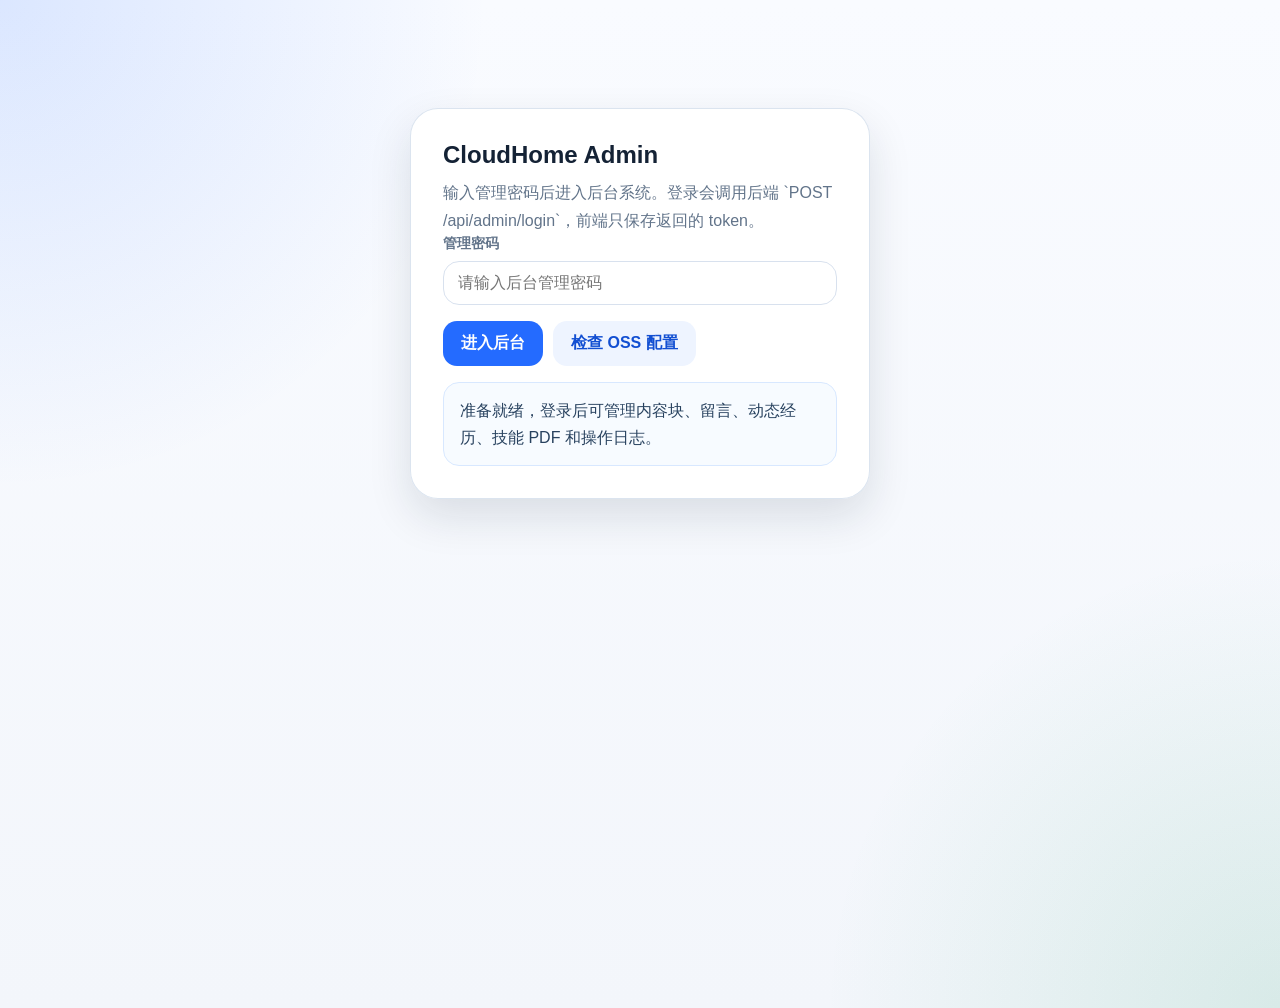
<file: frontend/admin.html>
﻿<!DOCTYPE html>
<html lang="zh-CN">
<head>
  <meta charset="UTF-8">
  <meta name="viewport" content="width=device-width, initial-scale=1.0">
  <title>CloudHome Admin</title>
  <style>
    :root {
      --bg: #f3f6fb;
      --panel: rgba(255, 255, 255, 0.95);
      --line: #d8e1ee;
      --text: #142235;
      --muted: #62748a;
      --brand: #246bff;
      --brand-deep: #124fd2;
      --danger: #d44a4a;
      --success: #12935d;
      --shadow: 0 18px 44px rgba(20, 34, 53, 0.12);
    }

    * { box-sizing: border-box; }
    body {
      margin: 0;
      min-height: 100vh;
      color: var(--text);
      font-family: "Microsoft YaHei", "PingFang SC", Arial, sans-serif;
      overflow-x: hidden;
      background:
        radial-gradient(circle at top left, rgba(36, 107, 255, 0.14), transparent 30%),
        radial-gradient(circle at bottom right, rgba(18, 147, 93, 0.12), transparent 28%),
        linear-gradient(180deg, #f9fbff 0%, var(--bg) 100%);
    }

    button, input, textarea, select { font: inherit; }
    .hidden { display: none !important; }

    .login-shell,
    .app-shell {
      width: calc(100vw - 28px);
      max-width: none;
      margin: 14px;
    }

    .login-card,
    .sidebar,
    .panel,
    .stat-card,
    .toast {
      background: var(--panel);
      border: 1px solid rgba(216, 225, 238, 0.9);
      box-shadow: var(--shadow);
      backdrop-filter: blur(10px);
    }

    .login-card {
      width: min(460px, 100%);
      margin: 12vh auto 0;
      padding: 32px;
      border-radius: 28px;
    }

    .login-card h1,
    .hero h1,
    .panel h2 {
      margin: 0 0 10px;
    }

    .login-card p,
    .panel-intro,
    .hero p {
      margin: 0;
      color: var(--muted);
      line-height: 1.75;
    }

    .field {
      display: grid;
      gap: 8px;
      margin-bottom: 16px;
    }

    .field label {
      font-size: 14px;
      color: var(--muted);
      font-weight: 700;
    }

    .field input,
    .field textarea,
    .field select {
      width: 100%;
      border: 1px solid var(--line);
      border-radius: 16px;
      padding: 12px 14px;
      background: #fff;
      color: var(--text);
      outline: none;
    }

    .field textarea {
      min-height: 108px;
      resize: vertical;
    }

    .field input:focus,
    .field textarea:focus,
    .field select:focus {
      border-color: rgba(36, 107, 255, 0.72);
      box-shadow: 0 0 0 4px rgba(36, 107, 255, 0.12);
    }

    .btn-row,
    .split-actions,
    .chips {
      display: flex;
      gap: 10px;
      flex-wrap: wrap;
    }

    button {
      border: none;
      border-radius: 14px;
      padding: 12px 18px;
      cursor: pointer;
      font-weight: 700;
      transition: transform 0.18s ease, opacity 0.18s ease;
    }

    button:hover { transform: translateY(-1px); }
    button:disabled { opacity: 0.62; cursor: not-allowed; transform: none; }
    .primary { background: var(--brand); color: #fff; }
    .secondary { background: #eef4ff; color: var(--brand-deep); }
    .danger { background: #fff1f1; color: var(--danger); }

    .login-tip,
    .status-box {
      margin-top: 16px;
      min-height: 52px;
      padding: 14px 16px;
      border-radius: 16px;
      border: 1px solid #d8e8ff;
      background: #f7fbff;
      color: #28425f;
      line-height: 1.7;
    }

    .app-shell {
      display: grid;
      grid-template-columns: 280px minmax(0, 1fr);
      gap: 18px;
      align-items: start;
      min-height: calc(100vh - 28px);
    }

    .sidebar {
      position: sticky;
      top: 14px;
      height: calc(100vh - 28px);
      min-height: calc(100vh - 28px);
      padding: 24px 22px;
      border-radius: 28px;
      display: flex;
      flex-direction: column;
      overflow: hidden;
    }

    .nav-list {
      display: grid;
      gap: 10px;
      margin: 20px 0 22px;
    }

    .sidebar .btn-row {
      margin-top: auto;
    }

    .nav-btn {
      width: 100%;
      text-align: left;
      background: #fff;
      color: #26384f;
      border: 1px solid var(--line);
    }

    .nav-btn.active {
      color: #fff;
      border-color: transparent;
      background: linear-gradient(135deg, #246bff, #4e93ff);
    }

    .main {
      min-width: 0;
      display: grid;
      gap: 18px;
      align-content: start;
    }

    .hero {
      display: none;
    }

    .stats {
      display: grid;
      grid-template-columns: repeat(6, minmax(140px, 1fr));
      gap: 14px;
    }

    .stat-card {
      padding: 18px;
      border-radius: 22px;
    }

    .stat-card span {
      display: block;
      margin-bottom: 8px;
      color: var(--muted);
      font-size: 13px;
    }

    .stat-card strong {
      font-size: 32px;
    }

    .panel {
      padding: 24px;
      border-radius: 28px;
      min-width: 0;
    }

    .grid-2 {
      display: grid;
      grid-template-columns: repeat(2, minmax(0, 1fr));
      gap: 18px;
    }

    .card-list,
    .table-list {
      display: grid;
      gap: 14px;
    }

    .item-card,
    .table-row {
      padding: 18px;
      border-radius: 22px;
      border: 1px solid var(--line);
      background: #fff;
      min-width: 0;
    }

    .item-card h3 {
      margin: 0 0 8px;
      font-size: 20px;
    }

    .item-card p {
      margin: 6px 0;
      color: var(--muted);
      line-height: 1.75;
    }

    .table-row {
      display: grid;
      grid-template-columns: 200px 1fr auto;
      gap: 12px;
      align-items: start;
    }

    .table-row code {
      display: block;
      padding-top: 12px;
      color: var(--brand-deep);
      word-break: break-all;
    }

    .chips .chip {
      background: #edf4ff;
      color: var(--brand-deep);
      border-radius: 999px;
      padding: 5px 10px;
      font-size: 12px;
      font-weight: 700;
    }

    .thumb-list img {
      width: 88px;
      height: 88px;
      object-fit: cover;
      border-radius: 14px;
      border: 1px solid var(--line);
      background: #eef4ff;
    }

    .message-reply {
      margin-top: 12px;
      padding: 12px 14px;
      border-radius: 14px;
      border-left: 4px solid var(--brand);
      background: #f3f8ff;
      color: #314d6b;
    }

    .toast-wrap {
      position: fixed;
      right: 20px;
      bottom: 20px;
      z-index: 30;
      display: grid;
      gap: 10px;
    }

    .toast {
      min-width: 260px;
      padding: 14px 16px;
      border-radius: 18px;
      background: rgba(255, 255, 255, 0.92);
      box-shadow: 0 16px 32px rgba(36, 107, 255, 0.12);
    }

    .toast.success { border-left: 5px solid var(--success); }
    .toast.error { border-left: 5px solid var(--danger); }
    .toast.info { border-left: 5px solid var(--brand); }

    /* OPS_CENTER_START */
    .ops-section {
      padding: 0;
      border: none;
      background: transparent;
      box-shadow: none;
    }

    .ops-screen {
      position: relative;
      display: grid;
      gap: 16px;
      padding: 18px;
      border-radius: 28px;
      overflow: hidden;
      border: 1px solid rgba(147, 197, 253, 0.36);
      background:
        radial-gradient(circle at top left, rgba(125, 211, 252, 0.34), transparent 26%),
        radial-gradient(circle at 92% 12%, rgba(147, 197, 253, 0.22), transparent 18%),
        radial-gradient(circle at bottom right, rgba(191, 219, 254, 0.46), transparent 30%),
        linear-gradient(180deg, rgba(250, 253, 255, 0.98) 0%, rgba(236, 247, 255, 0.98) 100%);
      box-shadow:
        0 20px 48px rgba(37, 99, 235, 0.08),
        inset 0 1px 0 rgba(255, 255, 255, 0.72);
    }

    .ops-screen-bg {
      position: absolute;
      inset: 0;
      background-image:
        linear-gradient(rgba(96, 165, 250, 0.05) 1px, transparent 1px),
        linear-gradient(90deg, rgba(96, 165, 250, 0.05) 1px, transparent 1px);
      background-size: 34px 34px;
      mask-image: linear-gradient(180deg, rgba(255,255,255,0.8), rgba(255,255,255,0.15));
      pointer-events: none;
    }

    .ops-screen > * {
      position: relative;
      z-index: 1;
    }

    .ops-hero {
      display: grid;
      grid-template-columns: minmax(0, 1.2fr) minmax(320px, 0.9fr);
      align-items: stretch;
      gap: 16px;
      padding: 18px 20px;
      border-radius: 22px;
      border: 1px solid rgba(148, 163, 184, 0.18);
      background:
        linear-gradient(135deg, rgba(255, 255, 255, 0.84), rgba(240, 249, 255, 0.78)),
        linear-gradient(180deg, rgba(147, 197, 253, 0.12), rgba(191, 219, 254, 0.08));
      backdrop-filter: blur(18px);
      box-shadow:
        0 16px 34px rgba(37, 99, 235, 0.08),
        inset 0 1px 0 rgba(255, 255, 255, 0.72);
    }

    .ops-hero-copy {
      min-width: 0;
      display: grid;
      align-content: center;
      gap: 8px;
    }

    .ops-kicker {
      margin: 0 0 8px;
      color: #0284c7;
      letter-spacing: 0.16em;
      text-transform: uppercase;
      font-size: 12px;
      font-weight: 700;
    }

    .ops-hero h2 {
      margin: 0 0 8px;
      font-size: 30px;
      letter-spacing: -0.04em;
      color: #0f172a;
      overflow-wrap: anywhere;
    }

    .ops-hero p {
      margin: 0;
      color: #64748b;
      line-height: 1.75;
      overflow-wrap: anywhere;
    }

    .ops-hero-actions {
      display: grid;
      gap: 14px;
      justify-items: stretch;
      align-content: space-between;
    }

    .ops-hero-meta {
      display: grid;
      grid-template-columns: repeat(3, minmax(0, 1fr));
      gap: 12px;
      width: 100%;
    }

    .ops-meta-chip {
      min-width: 0;
      padding: 13px 14px;
      border-radius: 20px;
      border: 1px solid rgba(147, 197, 253, 0.3);
      background: linear-gradient(180deg, rgba(255, 255, 255, 0.82), rgba(239, 246, 255, 0.72));
      color: #1e3a5f;
      box-shadow:
        inset 0 1px 0 rgba(255,255,255,0.78),
        0 10px 24px rgba(37, 99, 235, 0.06);
    }

    .ops-meta-chip span {
      display: block;
      margin-bottom: 6px;
      color: #64748b;
      font-size: 12px;
    }

    .ops-meta-chip strong {
      font-size: 15px;
      color: #0f172a;
    }

    .ops-top-stats {
      display: grid;
      grid-template-columns: repeat(6, minmax(150px, 1fr));
      gap: 14px;
    }

    .ops-stat-card,
    .ops-card {
      border: 1px solid rgba(147, 197, 253, 0.26);
      background:
        linear-gradient(180deg, rgba(255, 255, 255, 0.84), rgba(244, 250, 255, 0.74));
      backdrop-filter: blur(18px);
      box-shadow:
        0 14px 30px rgba(37, 99, 235, 0.08),
        inset 0 1px 0 rgba(255,255,255,0.7);
    }

    .ops-stat-card {
      position: relative;
      display: grid;
      grid-template-columns: 64px minmax(0, 1fr);
      align-items: center;
      gap: 14px;
      padding: 16px 16px 18px;
      border-radius: 22px;
      transition: transform 0.2s ease, box-shadow 0.2s ease;
      overflow: hidden;
    }

    .ops-stat-card::before {
      content: "";
      position: absolute;
      inset: 0 0 auto;
      height: 3px;
      background: linear-gradient(90deg, rgba(56, 189, 248, 0.72), rgba(37, 99, 235, 0.82));
      opacity: 0.95;
    }

    .ops-stat-card:hover,
    .ops-card:hover {
      transform: translateY(-3px);
      box-shadow: 0 18px 38px rgba(37, 99, 235, 0.12);
    }

    .ops-stat-card span {
      color: #64748b;
      font-size: 14px;
      font-weight: 700;
    }

    .ops-stat-card strong {
      font-size: 30px;
      color: #2563eb;
      letter-spacing: -0.03em;
      overflow-wrap: anywhere;
    }

    .ops-stat-icon {
      width: 64px;
      height: 64px;
      display: grid;
      place-items: center;
      border-radius: 20px;
      border: 1px solid rgba(147, 197, 253, 0.35);
      background:
        radial-gradient(circle at 30% 20%, rgba(255,255,255,0.95), rgba(219, 234, 254, 0.72)),
        linear-gradient(180deg, rgba(239, 246, 255, 0.9), rgba(219, 234, 254, 0.8));
      color: #2563eb;
      font-size: 26px;
      box-shadow:
        inset 0 1px 0 rgba(255,255,255,0.82),
        0 10px 20px rgba(37, 99, 235, 0.08);
    }

    .ops-stat-icon.ops-stat-tone-ok {
      color: #16a34a;
      background:
        radial-gradient(circle at 30% 20%, rgba(255,255,255,0.95), rgba(220, 252, 231, 0.76)),
        linear-gradient(180deg, rgba(240, 253, 244, 0.94), rgba(220, 252, 231, 0.82));
      border-color: rgba(134, 239, 172, 0.48);
    }

    .ops-stat-icon.ops-stat-tone-warning {
      color: #ea580c;
      background:
        radial-gradient(circle at 30% 20%, rgba(255,255,255,0.95), rgba(254, 215, 170, 0.72)),
        linear-gradient(180deg, rgba(255, 247, 237, 0.94), rgba(254, 215, 170, 0.82));
      border-color: rgba(253, 186, 116, 0.5);
    }

    .ops-stat-icon.ops-stat-tone-danger {
      color: #dc2626;
      background:
        radial-gradient(circle at 30% 20%, rgba(255,255,255,0.95), rgba(254, 202, 202, 0.72)),
        linear-gradient(180deg, rgba(254, 242, 242, 0.94), rgba(254, 202, 202, 0.82));
      border-color: rgba(252, 165, 165, 0.48);
    }

    .ops-stat-body {
      min-width: 0;
      display: grid;
      gap: 6px;
    }

    .ops-stat-tone-primary { color: #2563eb; }
    .ops-stat-tone-ok { color: #22c55e; }
    .ops-stat-tone-warning { color: #f97316; }
    .ops-stat-tone-danger { color: #ef4444; }
    .ops-stat-tone-neutral { color: #475569; }

    .ops-stat-sub {
      color: #64748b;
      font-size: 13px;
      line-height: 1.55;
      overflow-wrap: anywhere;
    }

    .ops-board {
      display: grid;
      grid-template-columns: 320px minmax(0, 1fr);
      gap: 16px;
      align-items: start;
    }

    .ops-column {
      min-width: 0;
      display: grid;
      gap: 16px;
    }

    .ops-column-right {
      grid-template-columns: repeat(2, minmax(0, 1fr));
      align-content: start;
    }

    .ops-card {
      padding: 18px;
      border-radius: 24px;
      transition: transform 0.2s ease, box-shadow 0.2s ease;
      min-width: 0;
      overflow: hidden;
    }

    .ops-card h3 {
      margin: 0;
      font-size: 18px;
      color: #0f172a;
      overflow-wrap: anywhere;
    }

    .ops-card-head {
      display: flex;
      justify-content: space-between;
      align-items: flex-start;
      gap: 14px;
      margin-bottom: 14px;
      padding-bottom: 12px;
      border-bottom: 1px solid rgba(191, 219, 254, 0.42);
    }

    .ops-card-head p {
      margin: 6px 0 0;
      color: #64748b;
      line-height: 1.65;
      overflow-wrap: anywhere;
    }

    .ops-status-pill {
      display: inline-flex;
      align-items: center;
      justify-content: center;
      min-width: 98px;
      padding: 8px 12px;
      border-radius: 999px;
      border: 1px solid rgba(96, 165, 250, 0.24);
      background: linear-gradient(180deg, rgba(239, 246, 255, 0.94), rgba(219, 234, 254, 0.82));
      color: #2563eb;
      font-size: 13px;
      font-weight: 700;
      white-space: normal;
      text-align: center;
    }

    .ops-stack-list,
    .ops-events-list {
      display: grid;
      gap: 10px;
    }

    .ops-row {
      display: grid;
      grid-template-columns: minmax(0, 1fr) auto;
      align-items: start;
      gap: 12px;
      padding: 12px 14px;
      border-radius: 16px;
      border: 1px solid rgba(191, 219, 254, 0.36);
      background:
        linear-gradient(180deg, rgba(255, 255, 255, 0.82), rgba(248, 252, 255, 0.72));
    }

    .ops-row-main {
      display: grid;
      gap: 4px;
      min-width: 0;
    }

    .ops-row-title {
      font-weight: 700;
      color: #0f172a;
      overflow-wrap: anywhere;
    }

    .ops-row-subtitle {
      color: #64748b;
      font-size: 13px;
      line-height: 1.55;
      overflow-wrap: anywhere;
      word-break: break-word;
    }

    .ops-value {
      color: #0f172a;
      font-weight: 700;
      white-space: normal;
      text-align: right;
      overflow-wrap: anywhere;
      word-break: break-word;
      max-width: min(320px, 100%);
    }

    .ops-actions {
      justify-content: flex-end;
      align-items: center;
    }

    .ops-actions button {
      min-width: 132px;
    }

    .ops-notice {
      padding: 15px 18px;
      border-radius: 20px;
      border: 1px solid rgba(147, 197, 253, 0.3);
      background: linear-gradient(180deg, rgba(255, 255, 255, 0.82), rgba(239, 246, 255, 0.74));
      color: #1e3a5f;
      line-height: 1.7;
    }

    .ops-notice-warning {
      border-color: rgba(249, 115, 22, 0.28);
      background: rgba(255, 247, 237, 0.9);
      color: #c2410c;
    }

    .ops-notice-danger {
      border-color: rgba(239, 68, 68, 0.28);
      background: rgba(254, 242, 242, 0.92);
      color: #b91c1c;
    }

    .ops-badge {
      display: inline-flex;
      align-items: center;
      justify-content: center;
      min-width: 78px;
      padding: 6px 12px;
      border-radius: 999px;
      font-size: 12px;
      font-weight: 700;
      border: 1px solid transparent;
      white-space: nowrap;
    }

    .ops-ok {
      color: #15803d;
      background: #ecfdf5;
      border-color: #bbf7d0;
    }

    .ops-warning {
      color: #ea580c;
      background: #fff7ed;
      border-color: #fdba74;
    }

    .ops-danger {
      color: #dc2626;
      background: #fef2f2;
      border-color: #fecaca;
    }

    .ops-neutral {
      color: #475569;
      background: #eff6ff;
      border-color: #bfdbfe;
    }

    .ops-progress {
      display: grid;
      gap: 8px;
    }

    .ops-progress-top {
      display: flex;
      align-items: center;
      justify-content: space-between;
      gap: 12px;
    }

    .ops-progress-track {
      height: 10px;
      overflow: hidden;
      border-radius: 999px;
      background: rgba(191, 219, 254, 0.34);
    }

    .ops-progress-bar {
      height: 100%;
      border-radius: 999px;
      background: linear-gradient(90deg, #38bdf8, #2563eb);
    }

    .ops-progress-bar.ops-tone-cyan {
      background: linear-gradient(90deg, #22d3ee, #0891b2);
    }

    .ops-progress-bar.ops-tone-green {
      background: linear-gradient(90deg, #4ade80, #16a34a);
    }

    .ops-progress-bar.ops-tone-orange {
      background: linear-gradient(90deg, #fb923c, #f97316);
    }

    .ops-mini-grid {
      display: grid;
      grid-template-columns: repeat(2, minmax(0, 1fr));
      gap: 10px;
    }

    .ops-mini-card {
      padding: 12px 14px;
      border-radius: 18px;
      border: 1px solid rgba(148, 163, 184, 0.18);
      background: rgba(255, 255, 255, 0.72);
    }

    .ops-mini-card span {
      display: block;
      margin-bottom: 6px;
      color: #64748b;
      font-size: 12px;
      font-weight: 700;
    }

    .ops-mini-card strong {
      color: #0f172a;
      font-size: 18px;
    }

    .ops-topology-card {
      min-height: 0;
    }

    .ops-column-center > .ops-topology-card {
      margin-bottom: 16px;
    }

    .ops-topology {
      position: relative;
      min-height: 430px;
      padding: 18px;
      overflow: hidden;
      border-radius: 26px;
      border: 1px solid rgba(147, 197, 253, 0.28);
      background:
        radial-gradient(circle at top center, rgba(191, 219, 254, 0.46), transparent 22%),
        radial-gradient(circle at bottom center, rgba(186, 230, 253, 0.32), transparent 30%),
        linear-gradient(180deg, rgba(251, 253, 255, 0.99), rgba(237, 247, 255, 0.98));
    }

    .ops-topology-grid {
      display: grid;
      grid-template-columns: 200px minmax(0, 1fr) 200px;
      gap: 16px;
      align-items: center;
      min-height: 360px;
    }

    .ops-topology-side {
      display: grid;
      gap: 12px;
    }

    .ops-node {
      padding: 12px 14px;
      border-radius: 18px;
      border: 1px solid rgba(96, 165, 250, 0.24);
      background: rgba(255, 255, 255, 0.78);
      box-shadow: 0 12px 24px rgba(37, 99, 235, 0.08);
    }

    .ops-node strong {
      display: block;
      margin-bottom: 4px;
      color: #0f172a;
    }

    .ops-node span {
      color: #64748b;
      font-size: 13px;
      line-height: 1.55;
      overflow-wrap: anywhere;
    }

    .ops-node-center {
      text-align: center;
    }

    .ops-node-user {
      width: min(100%, 220px);
      margin: 0 auto 12px;
    }

    .ops-topology-core {
      position: relative;
      padding: 20px 18px;
      border-radius: 24px;
      border: 1px solid rgba(96, 165, 250, 0.34);
      background:
        radial-gradient(circle at top center, rgba(219, 234, 254, 0.6), transparent 30%),
        linear-gradient(180deg, rgba(239, 246, 255, 0.94), rgba(226, 242, 255, 0.8));
      box-shadow:
        inset 0 0 0 1px rgba(255,255,255,0.7),
        0 16px 34px rgba(37, 99, 235, 0.08);
    }

    .ops-core-title {
      display: flex;
      justify-content: space-between;
      gap: 12px;
      margin-bottom: 14px;
      color: #0f172a;
      font-weight: 700;
      overflow-wrap: anywhere;
    }

    .ops-core-grid {
      display: grid;
      grid-template-columns: repeat(2, minmax(0, 1fr));
      gap: 12px;
    }

    .ops-core-node {
      padding: 14px 12px;
      border-radius: 18px;
      border: 1px solid rgba(147, 197, 253, 0.34);
      background: linear-gradient(180deg, rgba(255,255,255,0.86), rgba(239, 246, 255, 0.76));
      text-align: center;
      box-shadow: 0 10px 22px rgba(37, 99, 235, 0.08);
    }

    .ops-core-node strong {
      display: block;
      margin-bottom: 6px;
      color: #0f172a;
      font-size: 16px;
    }

    .ops-core-node span {
      color: #64748b;
      font-size: 13px;
      overflow-wrap: anywhere;
    }

    .ops-topology-links {
      display: grid;
      gap: 12px;
      margin: 16px auto;
      width: 140px;
    }

    .ops-link-line {
      height: 18px;
      margin: 0 auto;
      border-left: 2px dashed rgba(37, 99, 235, 0.35);
    }

    .ops-link-line.is-horizontal {
      width: 100%;
      height: 2px;
      border-left: none;
      border-top: 2px dashed rgba(37, 99, 235, 0.35);
    }

    .ops-bottom-panels {
      display: grid;
      grid-template-columns: repeat(3, minmax(0, 1fr));
      gap: 16px;
    }

    .dashboard-bottom {
      margin-top: 18px;
    }

    .ops-chart-box {
      min-height: 220px;
      padding: 14px 10px 8px;
      border-radius: 26px;
      border: 1px solid rgba(191, 219, 254, 0.34);
      background: linear-gradient(180deg, rgba(255, 255, 255, 0.78), rgba(248, 252, 255, 0.72));
    }

    .ops-chart-svg {
      width: 100%;
      height: 220px;
      display: block;
    }

    .ops-chart-legend {
      display: flex;
      flex-wrap: wrap;
      gap: 12px;
      margin-bottom: 10px;
      padding: 0 10px;
      color: #64748b;
      font-size: 12px;
      font-weight: 700;
    }

    .ops-chart-legend span {
      display: inline-flex;
      align-items: center;
      gap: 6px;
    }

    .ops-chart-dot {
      width: 10px;
      height: 10px;
      border-radius: 999px;
      display: inline-block;
    }

    .ops-events-list {
      min-height: 220px;
      align-content: start;
    }

    .ops-event-item {
      display: flex;
      gap: 10px;
      align-items: flex-start;
      padding: 13px 15px;
      border-radius: 18px;
      border: 1px solid rgba(191, 219, 254, 0.34);
      background: linear-gradient(180deg, rgba(255,255,255,0.82), rgba(248,252,255,0.72));
      color: #1e293b;
      line-height: 1.65;
    }

    .ops-event-dot {
      width: 10px;
      height: 10px;
      margin-top: 7px;
      border-radius: 999px;
      background: #22c55e;
      box-shadow: 0 0 0 6px rgba(34, 197, 94, 0.12);
      flex: 0 0 auto;
    }

    .ops-recovery-grid {
      display: grid;
      grid-template-columns: minmax(0, 1.15fr) minmax(320px, 0.9fr) minmax(320px, 0.9fr);
      gap: 16px;
      align-items: start;
    }

    .ops-recovery-column {
      display: grid;
      gap: 10px;
      min-width: 0;
    }

    .ops-recovery-section-title {
      margin: 0;
      font-size: 16px;
      color: #0f172a;
    }

    .ops-recovery-actions {
      display: flex;
      gap: 10px;
      flex-wrap: wrap;
    }

    .ops-recovery-actions button {
      min-width: 136px;
    }

    .ops-restore-list {
      display: grid;
      gap: 12px;
    }

    .ops-restore-item {
      display: grid;
      gap: 12px;
      padding: 13px 14px;
      border-radius: 18px;
      border: 1px solid rgba(191, 219, 254, 0.34);
      background: linear-gradient(180deg, rgba(255,255,255,0.84), rgba(246,250,255,0.74));
    }

    .ops-restore-item-head {
      display: flex;
      justify-content: space-between;
      gap: 12px;
      align-items: flex-start;
    }

    .ops-restore-name {
      margin: 0;
      color: #0f172a;
      font-weight: 700;
      overflow-wrap: anywhere;
    }

    .ops-restore-meta {
      display: grid;
      grid-template-columns: repeat(2, minmax(0, 1fr));
      gap: 8px;
      color: #64748b;
      font-size: 13px;
      line-height: 1.55;
      overflow-wrap: anywhere;
    }

    .ops-recovery-log {
      display: grid;
      gap: 10px;
    }

    .ops-log-card {
      padding: 13px 14px;
      border-radius: 20px;
      border: 1px solid rgba(191, 219, 254, 0.34);
      background: linear-gradient(180deg, rgba(255,255,255,0.84), rgba(246,250,255,0.74));
    }

    .ops-log-card strong,
    .ops-log-card span {
      display: block;
    }

    .ops-log-card strong {
      margin-bottom: 6px;
      color: #0f172a;
    }

    .ops-log-card span {
      color: #64748b;
      line-height: 1.65;
      overflow-wrap: anywhere;
      word-break: break-word;
    }

    .ops-action-tags {
      display: flex;
      gap: 8px;
      flex-wrap: wrap;
      margin-top: 10px;
    }

    .ops-action-tag {
      display: inline-flex;
      align-items: center;
      padding: 6px 10px;
      border-radius: 999px;
      background: rgba(219, 234, 254, 0.7);
      color: #1d4ed8;
      font-size: 12px;
      font-weight: 700;
    }

    .ops-restore-list .secondary,
    .ops-recovery-actions .primary {
      width: 100%;
      justify-content: center;
    }

    .ops-compact-text {
      margin-top: 8px;
      padding: 12px 14px;
      border-radius: 16px;
      border: 1px solid rgba(191, 219, 254, 0.36);
      background: rgba(255, 255, 255, 0.7);
      color: #475569;
      font-size: 13px;
      line-height: 1.6;
      overflow-wrap: anywhere;
      word-break: break-word;
    }
    /* OPS_CENTER_END */

    @media (max-width: 1680px) {
      .ops-board {
        grid-template-columns: 300px minmax(0, 1fr);
      }

      .ops-recovery-grid {
        grid-template-columns: minmax(0, 1fr) minmax(300px, 0.9fr);
      }

      .ops-recovery-column:last-child {
        grid-column: 1 / -1;
      }
    }

    @media (max-width: 1500px) {
      .ops-board {
        grid-template-columns: minmax(300px, 0.92fr) minmax(0, 1.2fr);
      }

      .ops-column-right {
        grid-template-columns: repeat(2, minmax(0, 1fr));
      }

      .ops-recovery-grid {
        grid-template-columns: repeat(3, minmax(240px, 1fr));
      }
    }

    @media (max-width: 1180px) {
      .app-shell {
        grid-template-columns: 1fr;
        width: calc(100vw - 20px);
        margin: 10px;
        min-height: auto;
      }

      .sidebar {
        position: static;
        min-height: auto;
        height: auto;
      }

      .ops-card-head {
        flex-direction: column;
      }

      .ops-hero {
        grid-template-columns: 1fr;
      }

      .ops-hero-actions,
      .ops-actions {
        justify-items: stretch;
      }

      .ops-hero-meta,
      .ops-top-stats,
      .ops-mini-grid,
      .stats,
      .grid-2 {
        grid-template-columns: repeat(2, minmax(0, 1fr));
      }

      .ops-board,
      .ops-recovery-grid,
      .ops-bottom-panels,
      .ops-column-right {
        grid-template-columns: 1fr;
      }

      .ops-topology-grid {
        grid-template-columns: 1fr;
      }
    }

    @media (max-width: 760px) {
      .login-shell,
      .app-shell {
        width: calc(100% - 20px);
      }

      .sidebar {
        padding: 18px;
      }

      .nav-list {
        grid-template-columns: repeat(2, minmax(0, 1fr));
      }

      .ops-actions {
        justify-content: flex-start;
      }

      .ops-hero-meta,
      .ops-top-stats,
      .ops-board,
      .ops-recovery-grid,
      .ops-bottom-panels,
      .ops-mini-grid,
      .stats,
      .grid-2,
      .table-row {
        grid-template-columns: 1fr;
      }

      .ops-screen {
        padding: 18px;
      }

      .ops-stat-card {
        grid-template-columns: 64px minmax(0, 1fr);
      }

      .ops-stat-icon {
        width: 64px;
        height: 64px;
        font-size: 26px;
      }

      .ops-hero h2 {
        font-size: 28px;
      }

      .ops-topology {
        min-height: 0;
        padding: 16px;
      }
    }
  </style>
</head>
<body>
  <section id="loginView" class="login-shell">
    <div class="login-card">
      <h1>CloudHome Admin</h1>
      <p>输入管理密码后进入后台系统。登录会调用后端 `POST /api/admin/login`，前端只保存返回的 token。</p>
      <div class="field">
        <label for="loginPassword">管理密码</label>
        <input id="loginPassword" type="password" placeholder="请输入后台管理密码">
      </div>
      <div class="btn-row">
        <button id="loginBtn" class="primary" type="button">进入后台</button>
        <button id="checkMediaBtn" class="secondary" type="button">检查 OSS 配置</button>
      </div>
      <div id="loginTip" class="login-tip">准备就绪，登录后可管理内容块、留言、动态经历、技能 PDF 和操作日志。</div>
    </div>
  </section>

  <section id="appView" class="app-shell hidden">
    <aside class="sidebar">
      <h2>CloudHome</h2>
      <p>轻量 CMS 后台。保留原有 `media.html`，新增统一管理入口与审计日志。</p>
      <div class="nav-list">
        <button class="nav-btn active" data-panel="dashboard">Dashboard</button>
        <button class="nav-btn" data-panel="ops">系统运维中心</button>
        <button class="nav-btn" data-panel="experience">经历管理</button>
        <button class="nav-btn" data-panel="skills">技能 PDF</button>
        <button class="nav-btn" data-panel="content">内容块</button>
        <button class="nav-btn" data-panel="messages">留言回复</button>
        <button class="nav-btn" data-panel="logs">操作日志</button>
      </div>
      <div class="btn-row">
        <button id="refreshAllBtn" class="secondary" type="button">刷新数据</button>
        <button id="logoutBtn" class="danger" type="button">退出登录</button>
      </div>
      <div id="globalStatus" class="status-box">后台已连接，可以继续管理 CloudHome 数据。</div>
    </aside>

    <main class="main">
      <section class="hero">
        <h1>个人主页 + 轻量后台系统</h1>
        <p>当前后台支持 Bearer token 鉴权、OSS 预签名上传、内容块编辑、留言回复、媒体记录入库、操作审计日志和 Redis 上传防重复锁。</p>
      </section>

      <section id="panel-dashboard" class="panel">
        <h2>Dashboard</h2>
        <p class="panel-intro">快速查看当前系统中的核心内容数量与运行状态。</p>
        <div class="stats">
          <div class="stat-card"><span>留言数</span><strong id="statMessages">0</strong></div>
          <div class="stat-card"><span>经历数</span><strong id="statExperiences">0</strong></div>
          <div class="stat-card"><span>PDF 数</span><strong id="statSkills">0</strong></div>
          <div class="stat-card"><span>内容块</span><strong id="statContents">0</strong></div>
          <div class="stat-card"><span>媒体库</span><strong id="statMedia">0</strong></div>
          <div class="stat-card"><span>日志数</span><strong id="statLogs">0</strong></div>
        </div>
        <div class="ops-bottom-panels dashboard-bottom">
          <div class="ops-card">
            <div class="ops-card-head">
              <div>
                <h3>运行趋势</h3>
                <p>CPU、内存、磁盘的最近趋势快照。</p>
              </div>
            </div>
            <div id="opsTrendChart" class="ops-chart-box">数据暂时不可用</div>
          </div>

          <div class="ops-card">
            <div class="ops-card-head">
              <div>
                <h3>访问与留言</h3>
                <p>基于当前项目资源与交互记录生成的平台活跃度视图。</p>
              </div>
            </div>
            <div id="opsActivityChart" class="ops-chart-box">数据暂时不可用</div>
          </div>

          <div class="ops-card">
            <div class="ops-card-head">
              <div>
                <h3>运维事件日志</h3>
                <p>最近部署、备份、巡检与通知事件。</p>
              </div>
            </div>
            <div id="opsEventsList" class="ops-events-list">数据暂时不可用</div>
          </div>
        </div>
      </section>

      <!-- OPS_CENTER_START -->
      <section id="panel-ops" class="panel ops-section hidden">
        <div class="ops-screen">
          <div class="ops-screen-bg"></div>
          <div class="ops-hero">
            <div class="ops-hero-copy">
              <p class="ops-kicker">Cloud Operations Center</p>
              <h2>CloudHome 云运维中心</h2>
              <p class="panel-intro">个人主页云计算实践平台 · 运维态势大屏</p>
            </div>
            <div class="ops-hero-actions">
              <div class="ops-hero-meta">
                <div class="ops-meta-chip">
                  <span>当前时间</span>
                  <strong id="opsCurrentTime">--:--:--</strong>
                </div>
                <div class="ops-meta-chip">
                  <span>自动刷新</span>
                  <strong id="opsAutoRefreshLabel">15s</strong>
                </div>
                <div class="ops-meta-chip">
                  <span>数据更新时间</span>
                  <strong id="opsUpdatedAt">--</strong>
                </div>
              </div>
              <div class="btn-row ops-actions">
                <button id="refreshOpsBtn" class="secondary" type="button">立即刷新</button>
                <button id="runSecurityBtn" class="primary" type="button">执行安全巡检</button>
                <button id="runBackupBtn" class="primary" type="button">执行备份</button>
              </div>
            </div>
          </div>

          <div class="ops-notice" id="opsNotice">正在读取云平台最新运行态势...</div>

          <div class="ops-top-stats" id="opsTopStats">
            <div class="ops-stat-card"><span>网站可用率</span><strong>--</strong></div>
            <div class="ops-stat-card"><span>运行容器</span><strong>--</strong></div>
            <div class="ops-stat-card"><span>最近部署</span><strong>--</strong></div>
            <div class="ops-stat-card"><span>安全巡检</span><strong>--</strong></div>
            <div class="ops-stat-card"><span>今日告警</span><strong>--</strong></div>
            <div class="ops-stat-card"><span>OSS 资源</span><strong>--</strong></div>
          </div>

          <div class="ops-board">
            <div class="ops-column ops-column-left">
              <div class="ops-card">
                <div class="ops-card-head">
                  <div>
                    <h3>网站与接口状态</h3>
                    <p>首页、核心接口与后台服务可用性。</p>
                  </div>
                  <div id="opsStatusPill" class="ops-status-pill">等待数据</div>
                </div>
                <div id="opsWebsiteStatus" class="ops-stack-list"></div>
              </div>

              <div class="ops-card">
                <div class="ops-card-head">
                  <div>
                    <h3>服务器资源</h3>
                    <p>基于最近宿主机巡检结果汇总。</p>
                  </div>
                </div>
                <div id="opsServerMetrics" class="ops-stack-list"></div>
              </div>

              <div class="ops-card">
                <div class="ops-card-head">
                  <div>
                    <h3>端口与网络</h3>
                    <p>公网入口、实例端口与内网暴露状态。</p>
                  </div>
                </div>
                <div id="opsNetworkStatus" class="ops-stack-list"></div>
              </div>
            </div>

            <div class="ops-column ops-column-center">
              <div class="ops-card ops-topology-card">
                <div class="ops-card-head">
                  <div>
                    <h3>系统架构拓扑</h3>
                    <p>用户访问、负载均衡、双实例 FastAPI、缓存与数据库的协同关系。</p>
                  </div>
                </div>
                <div id="opsTopology" class="ops-topology">正在构建系统拓扑...</div>
              </div>

              <div class="ops-column ops-column-right">
                <div class="ops-card">
                  <div class="ops-card-head">
                    <div>
                      <h3>安全巡检</h3>
                      <p>关键服务、风险结果与当前巡检任务。</p>
                    </div>
                  </div>
                  <div id="opsSecurityPanel" class="ops-stack-list"></div>
                </div>

                <div class="ops-card">
                  <div class="ops-card-head">
                    <div>
                      <h3>备份与恢复</h3>
                      <p>最近备份、OSS 上传与恢复点概览。</p>
                    </div>
                  </div>
                  <div id="opsBackupPanel" class="ops-stack-list"></div>
                </div>

                <div class="ops-card">
                  <div class="ops-card-head">
                    <div>
                      <h3>通知中心</h3>
                      <p>邮件通知、告警投递与测试状态。</p>
                    </div>
                  </div>
                  <div id="opsNotifyPanel" class="ops-stack-list"></div>
                </div>

                <div class="ops-card">
                  <div class="ops-card-head">
                    <div>
                      <h3>部署状态</h3>
                      <p>当前版本、同步状态与最近部署时间。</p>
                    </div>
                  </div>
                  <div id="opsDeployPanel" class="ops-stack-list"></div>
                </div>
              </div>
            </div>
          </div>

          <div class="ops-card">
            <div class="ops-card-head">
              <div>
                <h3>云运维自动恢复中心</h3>
                <p>一键恢复、一键自愈、恢复前保护备份与最近恢复状态回显。</p>
              </div>
            </div>
            <div class="ops-recovery-grid">
              <div class="ops-recovery-column">
                <h4 class="ops-recovery-section-title">最近备份归档</h4>
                <div id="opsRestoreList" class="ops-restore-list">正在读取备份列表...</div>
              </div>
              <div class="ops-recovery-column">
                <h4 class="ops-recovery-section-title">恢复与自愈操作</h4>
                <div class="ops-recovery-actions">
                  <button id="runSelfHealBtn" class="primary" type="button">一键自愈</button>
                </div>
                <div id="opsRestoreSummary" class="ops-stack-list"></div>
                <div id="opsSelfHealSummary" class="ops-stack-list"></div>
              </div>
              <div class="ops-recovery-column">
                <h4 class="ops-recovery-section-title">恢复执行日志</h4>
                <div id="opsRecoveryLog" class="ops-recovery-log">暂时还没有恢复或自愈记录。</div>
              </div>
            </div>
          </div>

        </div>
      </section>
      <!-- OPS_CENTER_END -->

      <section id="panel-experience" class="panel hidden">
        <h2>经历管理</h2>
        <p class="panel-intro">新增经历条目、绑定多张图片，并同步到公开经历页。</p>
        <div class="grid-2">
          <div>
            <div class="field">
              <label for="expTitle">经历标题</label>
              <input id="expTitle" type="text" placeholder="例如：云计算项目实战">
            </div>
            <div class="field">
              <label for="expTime">时间标签</label>
              <input id="expTime" type="text" placeholder="例如：2026.07">
            </div>
            <div class="field">
              <label for="expTags">标签</label>
              <input id="expTags" type="text" placeholder="例如：Docker,Nginx,OSS">
            </div>
            <div class="field">
              <label for="expDesc">经历描述</label>
              <textarea id="expDesc" placeholder="描述这段经历的内容、成果和感受"></textarea>
            </div>
            <div class="btn-row">
              <button id="addExperienceBtn" class="primary" type="button">新增经历</button>
            </div>
          </div>
          <div>
            <div class="field">
              <label for="expSelect">选择经历后上传图片</label>
              <select id="expSelect"></select>
            </div>
            <div class="field">
              <label for="expImageFile">选择图片</label>
              <input id="expImageFile" type="file" accept=".jpg,.jpeg,.png,.webp">
            </div>
            <div class="btn-row">
              <button id="uploadExpImageBtn" class="primary" type="button">上传并绑定图片</button>
            </div>
          </div>
        </div>
        <div id="experienceList" class="card-list" style="margin-top:20px;"></div>
      </section>

      <section id="panel-skills" class="panel hidden">
        <h2>PDF 文档管理</h2>
        <p class="panel-intro">上传技能 PDF、竞赛文档、实验报告或项目介绍，统一写入媒体中心。</p>
        <div class="grid-2">
          <div>
            <div class="field">
              <label for="skillCategory">上传分类</label>
              <select id="skillCategory">
                <option value="skill">技能 PDF</option>
                <option value="competition">竞赛文档</option>
                <option value="report">实验报告</option>
                <option value="project">项目介绍</option>
              </select>
            </div>
            <div class="field">
              <label for="skillKey">模块标识</label>
              <input id="skillKey" type="text" placeholder="可选，例如：competition">
            </div>
            <div class="field">
              <label for="skillTitle">文档标题</label>
              <input id="skillTitle" type="text" placeholder="可选，默认使用文件名">
            </div>
            <div class="field">
              <label for="skillDesc">说明</label>
              <textarea id="skillDesc" placeholder="简要介绍这个 PDF 的内容"></textarea>
            </div>
            <div class="field">
              <label for="skillPdfFile">选择 PDF</label>
              <input id="skillPdfFile" type="file" accept=".pdf,application/pdf">
            </div>
            <div class="btn-row">
              <button id="uploadSkillPdfBtn" class="primary" type="button">上传 PDF</button>
            </div>
          </div>
          <div class="status-box">
            使用流程：
            <br>1. 前端向后端申请 OSS 预签名地址
            <br>2. 浏览器直接 PUT 到 OSS
            <br>3. 回写 `media_assets`
            <br>4. 按分类显示到对应模块
          </div>
        </div>
        <div id="skillDocList" class="card-list" style="margin-top:20px;"></div>
      </section>

      <section id="panel-content" class="panel hidden">
        <h2>内容块编辑</h2>
        <p class="panel-intro">重点维护主页与介绍文本，后台会保存到 `content_blocks` 表中。</p>
        <div class="grid-2">
          <div>
            <div class="field">
              <label for="contentKey">内容键名</label>
              <select id="contentKey">
                <option value="homepage_title">homepage_title</option>
                <option value="homepage_subtitle">homepage_subtitle</option>
                <option value="homepage_intro">homepage_intro</option>
                <option value="about_intro">about_intro</option>
                <option value="skills_intro">skills_intro</option>
                <option value="experience_intro">experience_intro</option>
              </select>
            </div>
            <div class="field">
              <label for="contentValue">内容值</label>
              <textarea id="contentValue" placeholder="输入要更新的文本内容"></textarea>
            </div>
            <div class="btn-row">
              <button id="saveContentBtn" class="primary" type="button">保存内容块</button>
            </div>
          </div>
          <div class="status-box">
            当前重点接入：
            <br>`homepage_title`
            <br>`homepage_subtitle`
            <br>`homepage_intro`
            <br>`about_intro`
            <br>`skills_intro`
            <br>`experience_intro`
          </div>
        </div>
        <div id="contentList" class="table-list" style="margin-top:20px;"></div>
      </section>

      <section id="panel-messages" class="panel hidden">
        <h2>留言与回复</h2>
        <p class="panel-intro">查看访客留言，以“嘉怡”身份进行回复或删除。</p>
        <div id="messageList" class="card-list"></div>
      </section>

      <section id="panel-logs" class="panel hidden">
        <h2>操作日志</h2>
        <p class="panel-intro">记录管理员登录、媒体上传、内容更新、回复留言和删除留言等关键操作。</p>
        <div id="logList" class="card-list"></div>
      </section>
    </main>
  </section>

  <div id="toastWrap" class="toast-wrap"></div>

  <script>
    var TOKEN_KEY = "cloudhome_admin_token";
    var state = {
      token: localStorage.getItem(TOKEN_KEY) || "",
      experiences: [],
      skillDocs: [],
      contentBlocks: [],
      messages: [],
      logs: [],
      opsDashboard: null,
      opsStatus: null,
      opsReport: "",
      backupStatus: null,
      backupList: []
    };

    var els = {
      loginView: document.getElementById("loginView"),
      appView: document.getElementById("appView"),
      loginPassword: document.getElementById("loginPassword"),
      loginBtn: document.getElementById("loginBtn"),
      checkMediaBtn: document.getElementById("checkMediaBtn"),
      loginTip: document.getElementById("loginTip"),
      globalStatus: document.getElementById("globalStatus"),
      toastWrap: document.getElementById("toastWrap"),
      expSelect: document.getElementById("expSelect"),
      expImageFile: document.getElementById("expImageFile"),
      experienceList: document.getElementById("experienceList"),
      skillDocList: document.getElementById("skillDocList"),
      contentList: document.getElementById("contentList"),
      messageList: document.getElementById("messageList"),
      logList: document.getElementById("logList"),
      opsPanel: document.getElementById("panel-ops"),
      opsTopStats: document.getElementById("opsTopStats"),
      opsWebsiteStatus: document.getElementById("opsWebsiteStatus"),
      opsServerMetrics: document.getElementById("opsServerMetrics"),
      opsNetworkStatus: document.getElementById("opsNetworkStatus"),
      opsTopology: document.getElementById("opsTopology"),
      opsSecurityPanel: document.getElementById("opsSecurityPanel"),
      opsBackupPanel: document.getElementById("opsBackupPanel"),
      opsNotifyPanel: document.getElementById("opsNotifyPanel"),
      opsDeployPanel: document.getElementById("opsDeployPanel"),
      opsRestoreList: document.getElementById("opsRestoreList"),
      opsRestoreSummary: document.getElementById("opsRestoreSummary"),
      opsSelfHealSummary: document.getElementById("opsSelfHealSummary"),
      opsRecoveryLog: document.getElementById("opsRecoveryLog"),
      opsTrendChart: document.getElementById("opsTrendChart"),
      opsActivityChart: document.getElementById("opsActivityChart"),
      opsEventsList: document.getElementById("opsEventsList"),
      opsNotice: document.getElementById("opsNotice"),
      opsStatusPill: document.getElementById("opsStatusPill"),
      opsCurrentTime: document.getElementById("opsCurrentTime"),
      opsAutoRefreshLabel: document.getElementById("opsAutoRefreshLabel"),
      opsUpdatedAt: document.getElementById("opsUpdatedAt"),
      runSelfHealBtn: document.getElementById("runSelfHealBtn")
    };

    var opsClockTimer = null;
    var opsAutoRefreshTimer = null;
    var OPS_AUTO_REFRESH_SECONDS = 15;

    function setStatus(message, tone) {
      var colors = {
        success: ["#eafdf2", "#c9efd9", "#135f42"],
        error: ["#fff4f4", "#ffd4d4", "#9b2b2b"],
        info: ["#f7fbff", "#d8e8ff", "#28425f"]
      };
      var picked = colors[tone] || colors.info;
      els.globalStatus.textContent = message;
      els.globalStatus.style.background = picked[0];
      els.globalStatus.style.borderColor = picked[1];
      els.globalStatus.style.color = picked[2];
    }

    function showToast(message, tone) {
      var toast = document.createElement("div");
      toast.className = "toast " + (tone || "info");
      toast.textContent = message;
      els.toastWrap.appendChild(toast);
      setTimeout(function () { toast.remove(); }, 2800);
    }

    function initializeOpsPanel() {
      if (!els.opsPanel) return;
      if (els.opsAutoRefreshLabel) {
        els.opsAutoRefreshLabel.textContent = OPS_AUTO_REFRESH_SECONDS + "s";
      }
      updateOpsClock();
      if (!opsClockTimer) {
        opsClockTimer = setInterval(updateOpsClock, 1000);
      }
      if (!opsAutoRefreshTimer) {
        opsAutoRefreshTimer = setInterval(function () {
          if (!state.token || els.appView.classList.contains("hidden")) return;
          refreshOps(true).catch(function () {});
        }, OPS_AUTO_REFRESH_SECONDS * 1000);
      }
    }

    function setOpsNotice(message, tone) {
      if (!els.opsNotice) return;
      els.opsNotice.className = "ops-notice";
      if (tone === "warning") els.opsNotice.classList.add("ops-notice-warning");
      if (tone === "danger") els.opsNotice.classList.add("ops-notice-danger");
      els.opsNotice.textContent = message;
    }

    function escapeHtml(value) {
      return String(value || "")
        .replaceAll("&", "&amp;")
        .replaceAll("<", "&lt;")
        .replaceAll(">", "&gt;")
        .replaceAll('"', "&quot;")
        .replaceAll("'", "&#039;");
    }

    function statusTone(status) {
      if (status === "danger" || status === "error" || status === "yes" || status === "failed") return "danger";
      if (status === "warning" || status === "pending") return "warning";
      if (status === "ok" || status === "no" || status === "running" || status === "success" || status === "uploaded" || status === "local_created") return "ok";
      return "neutral";
    }

    function statusLabel(status) {
      var map = {
        ok: "正常",
        warning: "警告",
        danger: "危险",
        error: "异常",
        yes: "是",
        no: "否",
        pending: "等待执行",
        running: "运行中",
        success: "已完成",
        stopped: "已停止",
        missing: "缺失",
        failed: "失败",
        local_created: "本地已备份",
        uploaded: "已上传",
        skipped: "已跳过"
      };
      return map[status] || (status || "未知");
    }

    function renderBadge(status) {
      var tone = statusTone(status);
      return '<span class="ops-badge ops-' + tone + '">' + escapeHtml(statusLabel(status)) + '</span>';
    }

    function updateOpsClock() {
      if (!els.opsCurrentTime) return;
      els.opsCurrentTime.textContent = new Date().toLocaleString("zh-CN", { hour12: false });
    }

    function opsBoolStatus(value) {
      if (value === true) return "ok";
      if (value === false) return "danger";
      return String(value || "unknown");
    }

    function opsTaskLabel(type) {
      if (type === "backup") return "备份任务";
      if (type === "security_audit") return "安全巡检";
      if (type === "restore") return "恢复任务";
      if (type === "self_heal") return "自愈任务";
      return "运维任务";
    }

    function opsTaskTime(task) {
      if (!task) return "--";
      return task.requested_at || task.started_at || task.finished_at || "--";
    }

    function opsStatusText(value, okText, failText) {
      return value ? okText : failText;
    }

    function opsActionTags(items) {
      var list = Array.isArray(items) ? items.filter(Boolean) : [];
      if (!list.length) return '<span class="ops-row-subtitle">最近暂无动作记录</span>';
      return '<div class="ops-action-tags">' + list.map(function (item) {
        return '<span class="ops-action-tag">' + escapeHtml(item) + '</span>';
      }).join("") + '</div>';
    }

    function opsLogCard(title, detail) {
      return ''
        + '<div class="ops-log-card">'
        + '<strong>' + escapeHtml(title) + '</strong>'
        + '<span>' + escapeHtml(detail || "暂无详细记录") + '</span>'
        + '</div>';
    }

    function opsMetricRow(label, value, subtitle, badge) {
      return ''
        + '<div class="ops-row">'
        + '<div class="ops-row-main">'
        + '<span class="ops-row-title">' + escapeHtml(label) + '</span>'
        + (subtitle ? '<span class="ops-row-subtitle">' + escapeHtml(subtitle) + '</span>' : '')
        + '</div>'
        + (badge ? badge : '<span class="ops-value">' + escapeHtml(value) + '</span>')
        + '</div>';
    }

    function opsProgressRow(label, value, tone, subtitle) {
      var percent = Math.max(0, Math.min(100, Number(value || 0)));
      return ''
        + '<div class="ops-row">'
        + '<div class="ops-row-main" style="width:100%;">'
        + '<div class="ops-progress">'
        + '<div class="ops-progress-top">'
        + '<span class="ops-row-title">' + escapeHtml(label) + '</span>'
        + '<span class="ops-value">' + escapeHtml(percent) + '%</span>'
        + '</div>'
        + '<div class="ops-progress-track"><div class="ops-progress-bar ops-tone-' + escapeHtml(tone || "cyan") + '" style="width:' + percent + '%;"></div></div>'
        + (subtitle ? '<span class="ops-row-subtitle">' + escapeHtml(subtitle) + '</span>' : '')
        + '</div>'
        + '</div>'
        + '</div>';
    }

    function opsMiniCard(label, value) {
      return ''
        + '<div class="ops-mini-card">'
        + '<span>' + escapeHtml(label) + '</span>'
        + '<strong>' + escapeHtml(value) + '</strong>'
        + '</div>';
    }

    function opsCompactText(title, text) {
      return ''
        + '<div class="ops-compact-text">'
        + '<strong>' + escapeHtml(title) + '：</strong>'
        + escapeHtml(text || "--")
        + '</div>';
    }

    function opsStatusCard(icon, label, value, subtext, tone) {
      return ''
        + '<div class="ops-stat-card">'
        + '<div class="ops-stat-icon ops-stat-tone-' + escapeHtml(tone || "primary") + '">' + escapeHtml(icon) + '</div>'
        + '<div class="ops-stat-body">'
        + '<span>' + escapeHtml(label) + '</span>'
        + '<strong class="ops-stat-tone-' + escapeHtml(tone || "primary") + '">' + escapeHtml(value) + '</strong>'
        + '<div class="ops-stat-sub">' + escapeHtml(subtext || "") + '</div>'
        + '</div>'
        + '</div>';
    }

    function opsRenderSimpleLineChart(labels, seriesMap) {
      var colors = { cpu: "#2563eb", memory: "#22c55e", disk: "#f97316", page_views: "#2563eb", api_requests: "#06b6d4", messages: "#f59e0b" };
      var width = 560;
      var height = 180;
      var padding = 28;
      var allValues = [];
      Object.keys(seriesMap).forEach(function (key) {
        allValues = allValues.concat(seriesMap[key] || []);
      });
      var max = Math.max.apply(null, allValues.concat([100]));
      var min = 0;
      function pointList(values) {
        return (values || []).map(function (value, index) {
          var x = padding + ((width - padding * 2) / Math.max(1, labels.length - 1)) * index;
          var y = height - padding - ((Number(value) - min) / Math.max(1, max - min)) * (height - padding * 2);
          return x.toFixed(1) + "," + y.toFixed(1);
        }).join(" ");
      }
      var grid = [0, 25, 50, 75, 100].map(function (tick) {
        var y = height - padding - (tick / Math.max(1, max)) * (height - padding * 2);
        return '<line x1="' + padding + '" y1="' + y.toFixed(1) + '" x2="' + (width - padding) + '" y2="' + y.toFixed(1) + '" stroke="rgba(148,163,184,0.18)" stroke-dasharray="4 6"></line>';
      }).join("");
      var labelNodes = labels.map(function (label, index) {
        var x = padding + ((width - padding * 2) / Math.max(1, labels.length - 1)) * index;
        return '<text x="' + x.toFixed(1) + '" y="' + (height - 8) + '" text-anchor="middle" fill="#64748b" font-size="11">' + escapeHtml(label) + '</text>';
      }).join("");
      var lineNodes = Object.keys(seriesMap).map(function (key) {
        return '<polyline fill="none" stroke="' + colors[key] + '" stroke-width="3" stroke-linecap="round" stroke-linejoin="round" points="' + pointList(seriesMap[key]) + '"></polyline>';
      }).join("");
      return '<svg class="ops-chart-svg" viewBox="0 0 ' + width + ' ' + height + '" preserveAspectRatio="none">' + grid + lineNodes + labelNodes + '</svg>';
    }

    function opsRenderActivityChart(labels, activity) {
      var width = 560;
      var height = 180;
      var padding = 26;
      var bars = activity.page_views || [];
      var bars2 = activity.api_requests || [];
      var line = activity.messages || [];
      var max = Math.max.apply(null, bars.concat(bars2).concat([100]));
      var lineMax = Math.max.apply(null, line.concat([10]));
      var groups = labels.map(function (label, index) {
        var x = padding + ((width - padding * 2) / Math.max(1, labels.length)) * index;
        var pageHeight = ((bars[index] || 0) / Math.max(1, max)) * (height - padding * 2);
        var apiHeight = ((bars2[index] || 0) / Math.max(1, max)) * (height - padding * 2);
        return ''
          + '<rect x="' + (x + 4) + '" y="' + (height - padding - pageHeight) + '" width="14" height="' + pageHeight + '" rx="6" fill="#93c5fd"></rect>'
          + '<rect x="' + (x + 22) + '" y="' + (height - padding - apiHeight) + '" width="14" height="' + apiHeight + '" rx="6" fill="#67e8f9"></rect>'
          + '<text x="' + (x + 20) + '" y="' + (height - 8) + '" text-anchor="middle" fill="#64748b" font-size="11">' + escapeHtml(label) + '</text>';
      }).join("");
      var points = line.map(function (value, index) {
        var x = padding + ((width - padding * 2) / Math.max(1, labels.length)) * index + 20;
        var y = height - padding - ((value || 0) / Math.max(1, lineMax)) * (height - padding * 2);
        return x.toFixed(1) + "," + y.toFixed(1);
      }).join(" ");
      return '<svg class="ops-chart-svg" viewBox="0 0 ' + width + ' ' + height + '" preserveAspectRatio="none">' + groups + '<polyline fill="none" stroke="#f59e0b" stroke-width="3" stroke-linecap="round" stroke-linejoin="round" points="' + points + '"></polyline></svg>';
    }

    function getAdminToken() {
      var token = (state.token || "").trim();
      if (token) return token;
      token = (localStorage.getItem(TOKEN_KEY) || "").trim();
      if (token) {
        state.token = token;
      }
      return token;
    }

    function getHeaders() {
      var token = getAdminToken();
      return {
        "Content-Type": "application/json",
        "Authorization": token ? ("Bearer " + token) : ""
      };
    }

    function isAuthError(response, data) {
      return !!response && (response.status === 401 || response.status === 403);
    }

    function handleAuthFailure(message) {
      setStatus("登录状态已失效，请重新登录。", "error");
      if (els.loginTip) {
        els.loginTip.textContent = message || "登录状态已失效，请重新登录。";
      }
      if (typeof setOpsNotice === "function") {
        setOpsNotice(message || "登录状态已失效，请重新登录。", "danger");
      }
      showToast("登录状态已失效，请重新登录", "error");
      logout(true);
    }

    async function parseJsonSafe(response) {
      return response.json().catch(function () { return {}; });
    }

    async function api(url, options) {
      var config = Object.assign({}, options || {});
      config.headers = Object.assign({}, getHeaders(), config.headers || {});
      var response;
      try {
        response = await fetch(url, config);
      } catch (networkError) {
        throw new Error(networkError && networkError.message ? networkError.message : "request failed");
      }
      var data = await parseJsonSafe(response);
      if (!response.ok) {
        var detail = data.detail;
        var message = typeof detail === "object" && detail ? detail.message : detail;
        if (isAuthError(response, data)) {
          handleAuthFailure(message || "登录状态已失效，请重新登录。");
        }
        throw new Error(message || data.error || "request failed");
      }
      return data;
    }

    async function adminApi(url, options) {
      return api(url, options);
    }

    var uploadCooldowns = {};

    async function uploadViaOss(file, options, button) {
      options = options || {};
      var cooldownKey = [
        file && file.name,
        file && file.size,
        options.type || "",
        options.category || "",
        options.related_module || ""
      ].join("|");
      if (Date.now() - (uploadCooldowns[cooldownKey] || 0) < 5000) {
        throw new Error("请勿重复上传");
      }
      uploadCooldowns[cooldownKey] = Date.now();
      button.disabled = true;
      var original = button.textContent;
      button.textContent = "上传中...";
      try {
        var initData = await api("/api/media/init-upload", {
          method: "POST",
          body: JSON.stringify({
            filename: file.name,
            content_type: file.type,
            size: file.size,
            type: options.type || "",
            category: options.category || "",
            related_module: options.related_module || ""
          })
        });

        var uploadResponse = await fetch(initData.upload_url, {
          method: "PUT",
          headers: { "Content-Type": file.type },
          body: file
        });
        if (!uploadResponse.ok) {
          throw new Error("上传 OSS 失败");
        }

        return await api("/api/media/complete-upload", {
          method: "POST",
          body: JSON.stringify({
            filename: file.name,
            object_key: initData.object_key,
            url: initData.public_url,
            content_type: file.type,
            size: file.size,
            type: options.type || initData.type || "",
            category: options.category || initData.category || "",
            related_module: options.related_module || initData.related_module || ""
          })
        });
      } finally {
        button.disabled = false;
        button.textContent = original;
      }
    }

    function switchView(loggedIn) {
      els.loginView.classList.toggle("hidden", loggedIn);
      els.appView.classList.toggle("hidden", !loggedIn);
    }

    async function login() {
      els.loginBtn.disabled = true;
      els.loginTip.textContent = "正在验证密码...";
      try {
        var response = await fetch("/api/admin/login", {
          method: "POST",
          headers: { "Content-Type": "application/json" },
          body: JSON.stringify({ password: els.loginPassword.value.trim() })
        });
        var data = await parseJsonSafe(response);
        if (!response.ok) {
          throw new Error(data.detail || "登录失败");
        }
        state.token = data.token;
        localStorage.setItem(TOKEN_KEY, state.token);
        switchView(true);
        setStatus("登录成功，后台已解锁。", "success");
        showToast("登录成功", "success");
        await refreshAll();
      } catch (error) {
        els.loginTip.textContent = error.message || "登录失败";
        showToast(error.message || "登录失败", "error");
      } finally {
        els.loginBtn.disabled = false;
      }
    }

    async function checkMediaConfig() {
      try {
        if (!state.token) {
          els.loginTip.textContent = "请先登录后再检查 OSS 配置。";
          return;
        }
        var data = await api("/api/admin/media/config-check");
        els.loginTip.textContent = "OSS: " + data.oss_configured + " | Bucket: " + (data.bucket || "-") + " | Endpoint: " + (data.endpoint || "-");
      } catch (error) {
        els.loginTip.textContent = error.message || "检查失败";
      }
    }

    function bindNav() {
      document.querySelectorAll(".nav-btn").forEach(function (button) {
        button.addEventListener("click", function () {
          document.querySelectorAll(".nav-btn").forEach(function (item) {
            item.classList.remove("active");
          });
          button.classList.add("active");
          document.querySelectorAll("[id^='panel-']").forEach(function (panel) {
            panel.classList.add("hidden");
          });
          var target = document.getElementById("panel-" + button.dataset.panel);
          if (target) {
            target.classList.remove("hidden");
          }
        });
      });
    }

    function renderDashboard(data) {
      document.getElementById("statMessages").textContent = data.messages || 0;
      document.getElementById("statExperiences").textContent = data.experiences || 0;
      document.getElementById("statSkills").textContent = data.skill_documents || 0;
      document.getElementById("statContents").textContent = data.content_blocks || 0;
      document.getElementById("statMedia").textContent = data.media_assets || 0;
      document.getElementById("statLogs").textContent = data.audit_logs || 0;
    }

    function renderOps() {
      var reportWrapper = state.opsStatus || { ok: false, message: "还没有生成安全巡检报告" };
      var report = reportWrapper.report || {};
      var docker = report.docker || {};
      var backupWrapper = state.backupStatus || { ok: false, message: "还没有生成备份状态记录" };
      var backup = backupWrapper.backup || {};
      var risks = Array.isArray(report.risks) ? report.risks : [];

      if (!reportWrapper.ok) {
        els.opsOverview.innerHTML = '<div>最近巡检：-</div><div>总体状态：' + renderBadge("warning") + '</div><div>' + escapeHtml(reportWrapper.message || "还没有巡检数据") + '</div>';
        els.opsDockerList.innerHTML = '<div>容器状态将在首次巡检后显示。</div>';
      } else {
        els.opsOverview.innerHTML = ''
          + '<div>最近巡检时间：' + escapeHtml(report.time || "-") + '</div>'
          + '<div>总体状态：' + renderBadge(report.overall_status || "warning") + '</div>'
          + '<div class="ops-kpis">'
          + '<div>Nginx：' + renderBadge(report.nginx_status || "error") + '</div>'
          + '<div>首页：' + renderBadge(report.home_status || "error") + '</div>'
          + '<div>云计算接口：' + renderBadge(report.cloud_api_status || "error") + '</div>'
          + '<div>缓存接口：' + renderBadge(report.cache_api_status || "error") + '</div>'
          + '<div>Redis 公网暴露：' + renderBadge(report.redis_exposed || "unknown") + '</div>'
          + '<div>API 公网暴露：' + renderBadge(report.api_exposed || "unknown") + '</div>'
          + '<div>磁盘使用率：' + escapeHtml(report.disk_usage || 0) + '%</div>'
          + '<div>SSH 失败次数：' + escapeHtml(report.failed_ssh_24h || "0") + '</div>'
          + '</div>';

        els.opsDockerList.innerHTML = ''
          + '<div>personal-api-1：' + renderBadge(docker["personal-api-1"] || "missing") + '</div>'
          + '<div>personal-api-2：' + renderBadge(docker["personal-api-2"] || "missing") + '</div>'
          + '<div>personal-redis：' + renderBadge(docker["personal-redis"] || "missing") + '</div>'
          + '<div>内存摘要：' + escapeHtml(report.memory_summary || "-") + '</div>';
      }

      if (!backupWrapper.ok) {
        els.opsBackupInfo.innerHTML = '<div>最近备份：-</div><div>' + escapeHtml(backupWrapper.message || "还没有备份记录") + '</div>';
      } else {
        els.opsBackupInfo.innerHTML = ''
          + '<div>最近备份时间：' + escapeHtml(backup.time || "-") + '</div>'
          + '<div>备份状态：' + renderBadge(backup.status || "warning") + '</div>'
          + '<div>OSS 上传：' + renderBadge(backup.oss_status || "skipped") + '</div>'
          + '<div>备份文件：' + escapeHtml(backup.archive || "-") + '</div>'
          + '<div>备份大小：' + escapeHtml(backup.size || "-") + '</div>';
      }

      if (!reportWrapper.ok || !risks.length) {
        els.opsRiskList.innerHTML = '<div class="status-box">当前没有风险项，或还没有生成巡检报告。</div>';
      } else {
        els.opsRiskList.innerHTML = '<ul class="ops-risk-list">' + risks.map(function (risk) {
          return '<li class="ops-risk-item">' + escapeHtml(risk) + '</li>';
        }).join("") + '</ul>';
      }

      els.opsTextReport.textContent = state.opsReport || "还没有生成文本巡检报告。";
    }

    function renderOpsModern() {
      var data = state.opsDashboard || null;
      if (!data) {
        if (els.opsTopStats) {
          els.opsTopStats.innerHTML = opsStatusCard("☁", "数据状态", "不可用", "后端运维数据暂时不可用", "warning");
        }
        if (els.opsRestoreList) {
          els.opsRestoreList.innerHTML = '<div class="ops-row"><div class="ops-row-main"><span class="ops-row-title">数据暂时不可用</span><span class="ops-row-subtitle">恢复中心会在后端运维接口恢复后重新展示。</span></div></div>';
        }
        if (els.opsRestoreSummary) {
          els.opsRestoreSummary.innerHTML = "";
        }
        if (els.opsSelfHealSummary) {
          els.opsSelfHealSummary.innerHTML = "";
        }
        if (els.opsRecoveryLog) {
          els.opsRecoveryLog.innerHTML = opsLogCard("恢复中心", "数据暂时不可用，请稍后重试。");
        }
        setOpsNotice("数据暂时不可用，请稍后重试。", "warning");
        return;
      }

      var website = data.website || {};
      var containers = data.containers || {};
      var server = data.server || {};
      var deploy = data.deploy || {};
      var security = data.security || {};
      var backup = data.backup || {};
      var recovery = data.recovery || {};
      var notify = data.notify || {};
      var oss = data.oss || {};
      var alerts = data.alerts || {};
      var charts = data.charts || {};
      var activity = data.activity || {};
      var opsRunStatus = data.ops_run_status || null;
      var backupList = Array.isArray(state.backupList) ? state.backupList : [];
      var taskLabel = opsTaskLabel(opsRunStatus && opsRunStatus.type);

      if (els.opsUpdatedAt) {
        els.opsUpdatedAt.textContent = data.updated_at || "--";
      }

      if (els.opsStatusPill) {
        if (opsRunStatus && opsRunStatus.status) {
          els.opsStatusPill.innerHTML = escapeHtml(taskLabel) + " " + renderBadge(opsRunStatus.status);
        } else {
          els.opsStatusPill.innerHTML = renderBadge((security.high_risk || 0) > 0 ? "danger" : "ok");
        }
      }

      if (els.opsTopStats) {
        els.opsTopStats.innerHTML = ''
          + opsStatusCard("📶", "网站可用率", website.availability || "--", "首页 / 云接口 / 缓存接口", "primary")
          + opsStatusCard("🧊", "运行容器", String(containers.running || 0) + "/" + String(containers.total || 0), "api1 / api2 / redis", statusTone((containers.running || 0) === (containers.total || 0) ? "ok" : "warning"))
          + opsStatusCard("🚀", "最近部署", statusLabel(deploy.status || "unknown"), "提交 " + escapeHtml(deploy.commit || "unknown"), statusTone(deploy.status || "warning"))
          + opsStatusCard("🛡", "安全巡检", String(security.high_risk || 0) + " 高危", "最近巡检 " + escapeHtml((data.report || {}).time || "--"), (security.high_risk || 0) > 0 ? "danger" : "ok")
          + opsStatusCard("🔔", "今日告警", String(alerts.today || 0), "通知中心 / 风险摘要", Number(alerts.today || 0) > 0 ? "warning" : "ok")
          + opsStatusCard("☁", "OSS 资源", String(oss.resource_count || 0), "已登记资源 / 上传对象", "primary");
      }

      if (els.opsWebsiteStatus) {
        els.opsWebsiteStatus.innerHTML = ''
          + opsMetricRow("首页", "", "http://127.0.0.1/", renderBadge(opsBoolStatus(website.home_ok)))
          + opsMetricRow("/api/cloud/status", "", "云计算服务状态接口", renderBadge(opsBoolStatus(website.cloud_status_ok)))
          + opsMetricRow("/api/cache/status", "", "Redis 与消息缓存状态", renderBadge(opsBoolStatus(website.cache_status_ok)))
          + opsMetricRow("管理员后台", "", "当前已鉴权连接", renderBadge(opsBoolStatus(website.admin_ok)));
      }

      if (els.opsServerMetrics) {
        els.opsServerMetrics.innerHTML = ''
          + opsProgressRow("CPU 使用率", server.cpu || 0, "cyan", "来自最近宿主机巡检")
          + opsProgressRow("内存使用率", server.memory || 0, "green", server.memory_summary || "")
          + opsProgressRow("磁盘使用率", server.disk || 0, "orange", "根分区最新使用情况")
          + '<div class="ops-mini-grid">'
          + opsMiniCard("系统负载", server.load || "--")
          + opsMiniCard("数据更新时间", data.updated_at || "--")
          + '</div>';
      }

      if (els.opsNetworkStatus) {
        els.opsNetworkStatus.innerHTML = ''
          + opsMetricRow("80 HTTP", "", "网站公网入口", renderBadge((data.ports || {})["80_http"] || "unknown"))
          + opsMetricRow("22 SSH", "", "远程运维入口", renderBadge((data.ports || {})["22_ssh"] || "unknown"))
          + opsMetricRow("127.0.0.1:8001 api1", "", "FastAPI 实例 1", renderBadge((data.ports || {})["127_0_0_1_8001"] || "unknown"))
          + opsMetricRow("127.0.0.1:8002 api2", "", "FastAPI 实例 2", renderBadge((data.ports || {})["127_0_0_1_8002"] || "unknown"))
          + opsMetricRow("Redis", "", "缓存服务网络可见性", renderBadge((data.ports || {}).redis || "unknown"));
      }

      if (els.opsTopology) {
        var topo = data.topology || {};
        els.opsTopology.innerHTML = ''
          + '<div class="ops-node ops-node-center ops-node-user"><strong>用户浏览器</strong><span>访问主页 / 管理后台</span></div>'
          + '<div class="ops-link-line"></div>'
          + '<div class="ops-node ops-node-center"><strong>Nginx</strong><span>反向代理 / 负载均衡 / HTTPS 入口</span></div>'
          + '<div class="ops-link-line"></div>'
          + '<div class="ops-topology-grid">'
          + '<div class="ops-topology-side">'
          + '<div class="ops-node"><strong>GitHub Actions ' + renderBadge(topo.github_actions || "unknown") + '</strong><span>CI / 自动部署</span></div>'
          + '<div class="ops-node"><strong>OSS ' + renderBadge(topo.oss || "unknown") + '</strong><span>静态资源 / 对象存储 / 备份上传</span></div>'
          + '</div>'
          + '<div class="ops-topology-core">'
          + '<div class="ops-core-title"><span>ECS 云服务器</span><span>Docker Compose 编排</span></div>'
          + '<div class="ops-core-grid">'
          + '<div class="ops-core-node"><strong>FastAPI api1</strong><span>' + escapeHtml(containers.api1 || "unknown") + '</span></div>'
          + '<div class="ops-core-node"><strong>FastAPI api2</strong><span>' + escapeHtml(containers.api2 || "unknown") + '</span></div>'
          + '<div class="ops-core-node"><strong>Redis</strong><span>' + escapeHtml(containers.redis || "unknown") + '</span></div>'
          + '<div class="ops-core-node"><strong>SQLite</strong><span>站点内容 / 留言 / 审计日志</span></div>'
          + '</div>'
          + '</div>'
          + '<div class="ops-topology-side">'
          + '<div class="ops-node"><strong>安全巡检 ' + renderBadge(topo.security_audit || "unknown") + '</strong><span>定期巡检 / 风险检测</span></div>'
          + '<div class="ops-node"><strong>通知系统 ' + renderBadge(topo.notify || "unknown") + '</strong><span>邮件 / 告警通知</span></div>'
          + '<div class="ops-node"><strong>备份系统 ' + renderBadge(topo.backup || "unknown") + '</strong><span>定时备份 / 恢复点</span></div>'
          + '</div>'
          + '</div>';
      }

      if (els.opsSecurityPanel) {
        var serviceStates = security.services || {};
        var riskText = Array.isArray(security.risks) && security.risks.length ? security.risks.slice(0, 3).join("；") : "未发现高危风险";
        els.opsSecurityPanel.innerHTML = ''
          + opsMetricRow("SSH 服务", "", "主机 SSH 检测状态", renderBadge(serviceStates.ssh || opsBoolStatus(security.ssh)))
          + opsMetricRow("Docker 服务", "", "容器编排运行状态", renderBadge(serviceStates.docker || opsBoolStatus(security.docker)))
          + opsMetricRow("Nginx 服务", "", "反向代理与入口配置", renderBadge(serviceStates.nginx || opsBoolStatus(security.nginx)))
          + opsMetricRow("Redis 服务", "", "缓存服务连接与容器状态", renderBadge(serviceStates.redis || opsBoolStatus(security.redis)))
          + opsMetricRow("防火墙", "", "当前主机防护状态", renderBadge(serviceStates.firewall || security.firewall || "unknown"))
          + opsMetricRow("巡检结论", "", riskText, renderBadge((security.high_risk || 0) > 0 ? "danger" : "ok"));
      }

      if (els.opsBackupPanel) {
        els.opsBackupPanel.innerHTML = ''
          + (opsRunStatus && opsRunStatus.type === "backup" ? opsMetricRow("当前任务", "", opsRunStatus.message || "", renderBadge(opsRunStatus.status || "pending")) : '')
          + opsMetricRow("最近备份时间", backup.time || "--", "宿主机备份脚本最近一次完成时间")
          + opsMetricRow("备份大小", backup.size || "--", "压缩归档大小")
          + opsMetricRow("OSS 上传状态", "", "对象存储同步结果", renderBadge(backup.oss_uploaded ? "success" : (backup.oss_status || "warning")))
          + opsMetricRow("恢复点数量", String(backup.restore_points || 0), "当前可用备份归档")
          + opsCompactText("备份归档", backup.archive || "--");
      }

      if (els.opsRestoreList) {
        if (!backupList.length) {
          els.opsRestoreList.innerHTML = '<div class="ops-row"><div class="ops-row-main"><span class="ops-row-title">暂无备份归档</span><span class="ops-row-subtitle">首次执行备份后，这里会列出最近 20 个恢复点。</span></div></div>';
        } else {
          els.opsRestoreList.innerHTML = backupList.map(function (item) {
            var disabled = opsRunStatus && /^(pending|running)$/.test(String(opsRunStatus.status || "")) ? ' disabled' : '';
            return ''
              + '<div class="ops-restore-item">'
              + '<div class="ops-restore-item-head">'
              + '<p class="ops-restore-name">' + escapeHtml(item.filename || "-") + '</p>'
              + renderBadge("success")
              + '</div>'
              + '<div class="ops-restore-meta">'
              + '<span>时间：' + escapeHtml(item.created_at || "--") + '</span>'
              + '<span>大小：' + escapeHtml(item.size || "--") + '</span>'
              + '</div>'
              + '<button class="secondary restore-backup-btn" type="button" data-filename="' + escapeHtml(item.filename || "") + '"' + disabled + '>恢复此备份</button>'
              + '</div>';
          }).join("");
        }
      }

      if (els.opsRestoreSummary) {
        els.opsRestoreSummary.innerHTML = ''
          + '<div class="ops-card-head"><div><h4 class="ops-recovery-section-title">最近恢复状态</h4><p>恢复会自动创建 pre-restore 保护备份，并在完成后回写状态。</p></div></div>'
          + opsCompactText("最近恢复文件", recovery.last_restore_file || "--")
          + opsMetricRow("恢复状态", "", recovery.last_restore_message || "暂时还没有恢复记录", renderBadge(recovery.last_restore_status || "unknown"))
          + opsMetricRow("恢复时间", recovery.last_restore_time || "--", "完成时间 / 请求时间");
      }

      if (els.opsSelfHealSummary) {
        els.opsSelfHealSummary.innerHTML = ''
          + '<div class="ops-card-head"><div><h4 class="ops-recovery-section-title">最近自愈状态</h4><p>会检查 Nginx、Docker、Redis、api1/api2、健康接口与巡检报告挂载。</p></div></div>'
          + opsMetricRow("自愈状态", "", recovery.last_self_heal_message || "暂时还没有自愈记录", renderBadge(recovery.last_self_heal_status || "unknown"))
          + opsMetricRow("自愈时间", recovery.last_self_heal_time || "--", "完成时间 / 请求时间")
          + '<div class="ops-row"><div class="ops-row-main"><span class="ops-row-title">最近动作</span>' + opsActionTags(recovery.last_self_heal_actions || []) + '</div></div>';
      }

      if (els.opsRecoveryLog) {
        var restoreDetail = recovery.last_restore_detail || {};
        var selfHealDetail = recovery.last_self_heal_detail || {};
        els.opsRecoveryLog.innerHTML = ''
          + opsLogCard("恢复任务", (restoreDetail.message || "暂无恢复任务记录") + " · " + (restoreDetail.finished_at || restoreDetail.requested_at || "--"))
          + opsLogCard("自愈任务", (selfHealDetail.message || "暂无自愈任务记录") + " · " + (selfHealDetail.finished_at || selfHealDetail.requested_at || "--"))
          + ((Array.isArray(selfHealDetail.actions) && selfHealDetail.actions.length)
              ? '<div class="ops-log-card"><strong>自愈动作明细</strong><span>' + escapeHtml(selfHealDetail.actions.join(" / ")) + '</span></div>'
              : '');
      }

      if (els.opsNotifyPanel) {
        els.opsNotifyPanel.innerHTML = ''
          + opsMetricRow("邮件通知", "", "SMTP / 通知日志综合状态", renderBadge(opsBoolStatus(notify.email_ok)))
          + opsMetricRow("最近告警已发送", notify.last_alert_time || "--:--", "最近一条通知时间")
          + opsMetricRow("测试通知", "", opsStatusText(notify.test_ok, "已有通知日志记录", "暂未记录测试成功"), renderBadge(opsBoolStatus(notify.test_ok)));
      }

      if (els.opsDeployPanel) {
        els.opsDeployPanel.innerHTML = ''
          + opsMetricRow("当前提交", deploy.commit || "unknown", "当前工作区 / 部署版本")
          + opsMetricRow("最近部署时间", deploy.time || "--", "根据当前文件更新时间估算")
          + opsMetricRow("GitHub 同步状态", "", "代码同步与容器运行状态", renderBadge(deploy.github_sync || "warning"))
          + opsMetricRow("运行容器", String(containers.running || 0) + "/" + String(containers.total || 0), "双实例 FastAPI + Redis");
      }

      if (els.opsTrendChart) {
        els.opsTrendChart.innerHTML = ''
          + '<div class="ops-chart-legend">'
          + '<span><i class="ops-chart-dot" style="background:#2563eb"></i>CPU</span>'
          + '<span><i class="ops-chart-dot" style="background:#22c55e"></i>内存</span>'
          + '<span><i class="ops-chart-dot" style="background:#f97316"></i>磁盘</span>'
          + '</div>'
          + opsRenderSimpleLineChart(charts.labels || [], (charts.resource_trend || {}));
      }

      if (els.opsActivityChart) {
        els.opsActivityChart.innerHTML = ''
          + '<div class="ops-chart-legend">'
          + '<span><i class="ops-chart-dot" style="background:#93c5fd"></i>页面资源活跃度</span>'
          + '<span><i class="ops-chart-dot" style="background:#67e8f9"></i>API 事件量</span>'
          + '<span><i class="ops-chart-dot" style="background:#f59e0b"></i>留言数量</span>'
          + '</div>'
          + opsRenderActivityChart(charts.labels || [], charts.activity_trend || {});
      }

      if (els.opsEventsList) {
        var events = Array.isArray(data.events) ? data.events : [];
        els.opsEventsList.innerHTML = events.length ? events.map(function (item) {
          return '<div class="ops-event-item"><span class="ops-event-dot"></span><span>' + escapeHtml(item) + '</span></div>';
        }).join("") : '<div class="ops-row">暂无运维事件记录</div>';
      }

      if (opsRunStatus && /^(pending|running)$/.test(String(opsRunStatus.status || ""))) {
        setOpsNotice(opsRunStatus.message || (taskLabel + "正在执行中，请稍后刷新。"), opsRunStatus.status === "pending" ? "warning" : "info");
      } else if (opsRunStatus && String(opsRunStatus.status || "") === "failed") {
        setOpsNotice(opsRunStatus.message || (taskLabel + "执行失败，请查看服务器日志。"), "danger");
      } else if ((security.high_risk || 0) > 0) {
        setOpsNotice("最近一次巡检发现高危风险，请优先处理端口暴露、容器异常或主站不可用问题。", "danger");
      } else if ((alerts.today || 0) > 0) {
        setOpsNotice("当前平台存在告警或通知异常，请关注右侧通知中心与安全巡检面板。", "warning");
      } else {
        setOpsNotice("平台运行平稳，当前未发现高危风险。", "info");
      }
    }

    function renderExperiences() {
      if (!state.experiences.length) {
        els.experienceList.innerHTML = '<div class="item-card"><p>还没有后台新增经历。</p></div>';
        els.expSelect.innerHTML = '<option value="">暂无经历可选</option>';
        return;
      }

      els.expSelect.innerHTML = state.experiences.map(function (item) {
        return '<option value="' + item.id + '">' + escapeHtml(item.title) + " / " + escapeHtml(item.time_label) + "</option>";
      }).join("");

      els.experienceList.innerHTML = state.experiences.map(function (item) {
        var tags = Array.isArray(item.tags) ? item.tags : [];
        var images = Array.isArray(item.images) ? item.images : [];
        return ''
          + '<article class="item-card">'
          + '<h3>' + escapeHtml(item.title) + '</h3>'
          + '<p><strong>时间：</strong>' + escapeHtml(item.time_label) + '</p>'
          + '<p>' + escapeHtml(item.description) + '</p>'
          + '<div class="chips">' + tags.map(function (tag) {
              return '<span class="chip">' + escapeHtml(tag) + '</span>';
            }).join("") + '</div>'
          + '<div class="thumb-list">' + images.map(function (image) {
              return '<img src="' + escapeHtml(image.url) + '" alt="' + escapeHtml(item.title) + '">';
            }).join("") + '</div>'
          + '<div class="split-actions"><button class="danger delete-exp-btn" data-id="' + item.id + '">删除经历</button></div>'
          + '</article>';
      }).join("");
    }

    function renderSkillDocs() {
      if (!state.skillDocs.length) {
        els.skillDocList.innerHTML = '<div class="item-card"><p>还没有上传 PDF 文档。</p></div>';
        return;
      }

      els.skillDocList.innerHTML = state.skillDocs.map(function (item) {
        var previewUrl = item.preview_api || item.url || "#";
        var title = item.filename || item.title || "未命名 PDF";
        var category = item.category || "skill";
        var moduleHint = item.module_hint || item.related_module || category;
        return ''
          + '<article class="item-card">'
          + '<h3>' + escapeHtml(title) + '</h3>'
          + '<p><strong>分类：</strong>' + escapeHtml(category) + '</p>'
          + '<p><strong>模块：</strong>' + escapeHtml(moduleHint) + '</p>'
          + '<p>' + escapeHtml(item.object_key || item.description || "") + '</p>'
          + '<div class="split-actions">'
          + '<a href="' + escapeHtml(previewUrl) + '" target="_blank" rel="noopener noreferrer"><button class="secondary" type="button">打开 PDF</button></a>'
          + '<button class="danger delete-skill-btn" data-id="' + item.id + '">删除 PDF</button>'
          + '</div>'
          + '</article>';
      }).join("");
    }

    function renderContentBlocks() {
      if (!state.contentBlocks.length) {
        els.contentList.innerHTML = '<div class="item-card"><p>暂无内容块。</p></div>';
        return;
      }

      els.contentList.innerHTML = state.contentBlocks.map(function (item) {
        return ''
          + '<div class="table-row">'
          + '<code>' + escapeHtml(item.key) + '</code>'
          + '<textarea data-content-edit="' + escapeHtml(item.key) + '">' + escapeHtml(item.value) + '</textarea>'
          + '<button class="primary quick-save-content-btn" data-key="' + escapeHtml(item.key) + '">保存</button>'
          + '</div>';
      }).join("");
    }

    function renderMessages() {
      if (!state.messages.length) {
        els.messageList.innerHTML = '<div class="item-card"><p>目前还没有留言。</p></div>';
        return;
      }

      els.messageList.innerHTML = state.messages.map(function (item) {
        var visitorEmail = item.visitor_email ? escapeHtml(item.visitor_email) : "未填写";
        var notifyOnReply = item.notify_on_reply ? "已勾选" : "未勾选";
        return ''
          + '<article class="item-card">'
          + '<h3>' + escapeHtml(item.nickname) + '</h3>'
          + '<p><strong>时间：</strong>' + escapeHtml(item.created_at) + '</p>'
          + '<p><strong>访客邮箱：</strong>' + visitorEmail + '</p>'
          + '<p><strong>回复邮件通知：</strong>' + notifyOnReply + '</p>'
          + '<p>' + escapeHtml(item.content) + '</p>'
          + (item.reply ? '<div class="message-reply"><strong>嘉怡回复：</strong>' + escapeHtml(item.reply) + '</div>' : '')
          + '<div class="field" style="margin-top:14px;">'
          + '<label>回复这条留言</label>'
          + '<textarea data-reply-input="' + item.id + '" placeholder="输入回复内容"></textarea>'
          + '</div>'
          + '<div class="split-actions">'
          + '<button class="primary reply-btn" data-id="' + item.id + '">提交回复</button>'
          + '<button class="danger delete-message-btn" data-id="' + item.id + '">删除留言</button>'
          + '</div>'
          + '</article>';
      }).join("");
    }

    function renderLogs() {
      if (!state.logs.length) {
        els.logList.innerHTML = '<div class="item-card"><p>暂时还没有操作日志。</p></div>';
        return;
      }

      els.logList.innerHTML = state.logs.map(function (item) {
        return ''
          + '<article class="item-card">'
          + '<h3>' + escapeHtml(item.action) + '</h3>'
          + '<p><strong>时间：</strong>' + escapeHtml(item.created_at) + '</p>'
          + '<p><strong>目标：</strong>' + escapeHtml(item.target_type || "-") + ' #' + escapeHtml(item.target_id || "-") + '</p>'
          + '<p>' + escapeHtml(item.detail) + '</p>'
          + '</article>';
      }).join("");
    }

    async function refreshOps(silent) {
      try {
        var results = await Promise.all([
          adminApi("/api/admin/ops/status"),
          adminApi("/api/admin/backup/list")
        ]);
        var response = results[0];
        var backupListResponse = results[1];
        state.opsDashboard = response.data || null;
        state.opsStatus = response.data && response.data.report ? { ok: true, report: response.data.report, ops_run_status: response.data.ops_run_status } : { ok: false, message: "运维数据暂时不可用" };
        state.opsReport = response.data ? (response.data.report_text || "") : "";
        state.backupStatus = response.data && response.data.backup ? { ok: true, backup: response.data.backup } : { ok: false, message: "备份数据暂时不可用" };
        state.backupList = Array.isArray(backupListResponse.items) ? backupListResponse.items : [];
        renderOpsModern();
      } catch (error) {
        state.opsDashboard = null;
        state.opsStatus = { ok: false, message: error.message || "运维数据加载失败" };
        state.opsReport = error.message || "运维数据加载失败";
        state.backupStatus = { ok: false, message: error.message || "运维数据加载失败" };
        state.backupList = [];
        renderOpsModern();
        if (!silent) {
          throw error;
        }
      }
    }

    async function refreshAll() {
      try {
        if (state.token) {
          await api("/api/admin/check");
        }
        setStatus("正在刷新后台数据...", "info");
        var results = await Promise.all([
          api("/api/admin/dashboard"),
          api("/api/experiences"),
          api("/api/admin/media/list?type=pdf"),
          api("/api/content/get"),
          api("/api/messages"),
          api("/api/admin/audit/logs")
        ]);

        renderDashboard(results[0]);
        state.experiences = Array.isArray(results[1]) ? results[1] : [];
        state.skillDocs = Array.isArray(results[2]) ? results[2] : [];
        state.contentBlocks = Array.isArray(results[3].blocks) ? results[3].blocks : [];
        state.messages = Array.isArray(results[4]) ? results[4] : [];
        state.logs = Array.isArray(results[5]) ? results[5] : [];

        renderExperiences();
        renderSkillDocs();
        renderContentBlocks();
        renderMessages();
        renderLogs();
        await refreshOps();
        setStatus("数据已同步完成。", "success");
      } catch (error) {
        setStatus(error.message || "刷新失败", "error");
      }
    }

    async function addExperience() {
      try {
        var tags = document.getElementById("expTags").value.split(",").map(function (item) {
          return item.trim();
        }).filter(Boolean);
        await api("/api/admin/experience/add", {
          method: "POST",
          body: JSON.stringify({
            title: document.getElementById("expTitle").value.trim(),
            time_label: document.getElementById("expTime").value.trim(),
            description: document.getElementById("expDesc").value.trim(),
            tags: tags
          })
        });
        showToast("经历已新增", "success");
        await refreshAll();
      } catch (error) {
        showToast(error.message || "新增经历失败", "error");
      }
    }

    async function uploadExperienceImage() {
      var file = els.expImageFile.files[0];
      var experienceId = Number(els.expSelect.value || 0);
      var button = document.getElementById("uploadExpImageBtn");
      if (!experienceId) {
        showToast("请先选择一个经历条目", "error");
        return;
      }
      if (!file) {
        showToast("请先选择图片文件", "error");
        return;
      }

      try {
        var media = await uploadViaOss(file, {
          type: "image",
          category: "experience",
          related_module: "experience"
        }, button);
        await api("/api/admin/experience/upload-image", {
          method: "POST",
          body: JSON.stringify({
            experience_id: experienceId,
            media_id: media.id,
            filename: media.filename,
            object_key: media.object_key,
            url: media.url
          })
        });
        els.expImageFile.value = "";
        showToast("图片上传并绑定成功", "success");
        await refreshAll();
      } catch (error) {
        showToast(error.message || "图片上传失败", "error");
      }
    }

    async function uploadSkillPdf() {
      var file = document.getElementById("skillPdfFile").files[0];
      var button = document.getElementById("uploadSkillPdfBtn");
      var category = document.getElementById("skillCategory").value;
      var moduleKey = document.getElementById("skillKey").value.trim() || category;
      if (!file) {
        showToast("请先选择 PDF 文件", "error");
        return;
      }

      try {
        await uploadViaOss(file, {
          type: "pdf",
          category: category,
          related_module: moduleKey
        }, button);
        document.getElementById("skillPdfFile").value = "";
        showToast("PDF 已上传到 " + category + " 模块", "success");
        await refreshAll();
      } catch (error) {
        showToast(error.message || "上传失败", "error");
      }
    }

    async function saveContent(key, value) {
      await api("/api/admin/content/update", {
        method: "POST",
        body: JSON.stringify({ key: key, value: value })
      });
    }

    async function saveContentFromForm() {
      try {
        await saveContent(
          document.getElementById("contentKey").value.trim(),
          document.getElementById("contentValue").value
        );
        showToast("内容块已保存", "success");
        await refreshAll();
      } catch (error) {
        showToast(error.message || "保存失败", "error");
      }
    }

    async function runSecurityAudit() {
      var button = document.getElementById("runSecurityBtn");
      var original = button.textContent;
      button.disabled = true;
      button.textContent = "巡检中...";
      setOpsNotice("正在提交安全巡检任务，请稍候。", "info");
      try {
        var data = await adminApi("/api/admin/security/run", { method: "POST" });
        setOpsNotice(data.message || "安全巡检任务已提交，稍后刷新状态。", "info");
        showToast(data.message || "安全巡检任务已提交，稍后刷新状态。", "success");
        await refreshOps();
      } catch (error) {
        setOpsNotice(error.message || "安全巡检执行失败", "danger");
        showToast(error.message || "安全巡检执行失败", "error");
      } finally {
        button.disabled = false;
        button.textContent = original;
      }
    }

    async function runBackupNow() {
      var button = document.getElementById("runBackupBtn");
      var original = button.textContent;
      button.disabled = true;
      button.textContent = "备份中...";
      setOpsNotice("正在提交备份任务，请稍候。", "info");
      try {
        var data = await adminApi("/api/admin/backup/run", { method: "POST" });
        setOpsNotice(data.message || "备份任务已提交，稍后刷新状态。", "info");
        showToast(data.message || "备份任务已提交，稍后刷新状态。", "success");
        await refreshOps();
      } catch (error) {
        setOpsNotice(error.message || "备份执行失败", "danger");
        showToast(error.message || "备份执行失败", "error");
      } finally {
        button.disabled = false;
        button.textContent = original;
      }
    }

    async function runSelfHealNow() {
      var button = els.runSelfHealBtn;
      if (!button) return;
      var original = button.textContent;
      button.disabled = true;
      button.textContent = "自愈中...";
      setOpsNotice("正在提交一键自愈任务，请稍候。", "info");
      try {
        var data = await adminApi("/api/admin/self-heal/run", { method: "POST" });
        setOpsNotice(data.message || "自愈任务已提交，稍后刷新状态。", "info");
        showToast(data.message || "自愈任务已提交，稍后刷新状态。", "success");
        await refreshOps();
      } catch (error) {
        setOpsNotice(error.message || "自愈任务提交失败", "danger");
        showToast(error.message || "自愈任务提交失败", "error");
      } finally {
        button.disabled = false;
        button.textContent = original;
      }
    }

    async function runRestoreBackup(filename) {
      var cleanName = String(filename || "").trim();
      if (!cleanName) {
        showToast("恢复文件名不能为空", "error");
        return;
      }
      if (!window.confirm("恢复会回滚数据库，请确认已了解风险。是否继续恢复该备份？")) {
        return;
      }
      setOpsNotice("正在提交恢复任务，系统会先创建 pre-restore 保护备份。", "warning");
      try {
        var data = await adminApi("/api/admin/restore/run", {
          method: "POST",
          body: JSON.stringify({ filename: cleanName })
        });
        setOpsNotice(data.message || "恢复任务已提交，稍后刷新状态。", "warning");
        showToast(data.message || "恢复任务已提交，稍后刷新状态。", "success");
        await refreshOps();
      } catch (error) {
        setOpsNotice(error.message || "恢复任务提交失败", "danger");
        showToast(error.message || "恢复任务提交失败", "error");
      }
    }

    function logout(skipToast) {
      state.token = "";
      localStorage.removeItem(TOKEN_KEY);
      switchView(false);
      els.loginPassword.value = "";
      els.loginTip.textContent = "已退出登录。";
      if (!skipToast) {
        showToast("已退出登录", "info");
      }
    }

    document.getElementById("addExperienceBtn").addEventListener("click", addExperience);
    document.getElementById("uploadExpImageBtn").addEventListener("click", uploadExperienceImage);
    document.getElementById("uploadSkillPdfBtn").addEventListener("click", uploadSkillPdf);
    document.getElementById("saveContentBtn").addEventListener("click", saveContentFromForm);
    document.getElementById("refreshAllBtn").addEventListener("click", refreshAll);
    document.getElementById("refreshOpsBtn").addEventListener("click", async function () {
      try {
        await refreshOps();
        setOpsNotice("运维状态已刷新。", "info");
      } catch (error) {
        setOpsNotice(error.message || "运维状态刷新失败", "danger");
        showToast(error.message || "运维状态刷新失败", "error");
      }
    });
    document.getElementById("runSecurityBtn").addEventListener("click", runSecurityAudit);
    document.getElementById("runBackupBtn").addEventListener("click", runBackupNow);
    if (els.runSelfHealBtn) {
      els.runSelfHealBtn.addEventListener("click", runSelfHealNow);
    }
    document.getElementById("logoutBtn").addEventListener("click", logout);
    els.loginBtn.addEventListener("click", login);
    els.checkMediaBtn.addEventListener("click", checkMediaConfig);
    els.loginPassword.addEventListener("keydown", function (event) {
      if (event.key === "Enter") {
        login();
      }
    });

    els.experienceList.addEventListener("click", async function (event) {
      var button = event.target.closest(".delete-exp-btn");
      if (!button) return;
      try {
        await api("/api/admin/experience/delete", {
          method: "DELETE",
          body: JSON.stringify({ experience_id: Number(button.dataset.id) })
        });
        showToast("经历已删除", "success");
        await refreshAll();
      } catch (error) {
        showToast(error.message || "删除失败", "error");
      }
    });

    els.skillDocList.addEventListener("click", async function (event) {
      var button = event.target.closest(".delete-skill-btn");
      if (!button) return;
      try {
        await api("/api/media/delete?id=" + encodeURIComponent(button.dataset.id), {
          method: "DELETE"
        });
        showToast("PDF 已删除", "success");
        await refreshAll();
      } catch (error) {
        showToast(error.message || "删除失败", "error");
      }
    });

    els.contentList.addEventListener("click", async function (event) {
      var button = event.target.closest(".quick-save-content-btn");
      if (!button) return;
      var key = button.dataset.key;
      var input = document.querySelector('[data-content-edit="' + key + '"]');
      try {
        await saveContent(key, input ? input.value : "");
        showToast("内容块已更新", "success");
        await refreshAll();
      } catch (error) {
        showToast(error.message || "保存失败", "error");
      }
    });

    els.messageList.addEventListener("click", async function (event) {
      var replyBtn = event.target.closest(".reply-btn");
      var deleteBtn = event.target.closest(".delete-message-btn");

      if (replyBtn) {
        var messageId = Number(replyBtn.dataset.id);
        var replyInput = document.querySelector('[data-reply-input="' + messageId + '"]');
        try {
          await api("/api/messages/reply", {
            method: "POST",
            body: JSON.stringify({
              message_id: messageId,
              reply: replyInput ? replyInput.value : ""
            })
          });
          showToast("回复已提交", "success");
          await refreshAll();
        } catch (error) {
          showToast(error.message || "回复失败", "error");
        }
      }

      if (deleteBtn) {
        try {
          await api("/api/messages/delete", {
            method: "DELETE",
            body: JSON.stringify({ message_id: Number(deleteBtn.dataset.id) })
          });
          showToast("留言已删除", "success");
          await refreshAll();
        } catch (error) {
          showToast(error.message || "删除失败", "error");
        }
      }
    });

    if (els.opsRestoreList) {
      els.opsRestoreList.addEventListener("click", function (event) {
        var button = event.target.closest(".restore-backup-btn");
        if (!button || button.disabled) return;
        runRestoreBackup(button.dataset.filename);
      });
    }

    initializeOpsPanel();
    bindNav();

    if (state.token) {
      switchView(true);
      refreshAll();
    }
  </script>
</body>
</html>
</file>
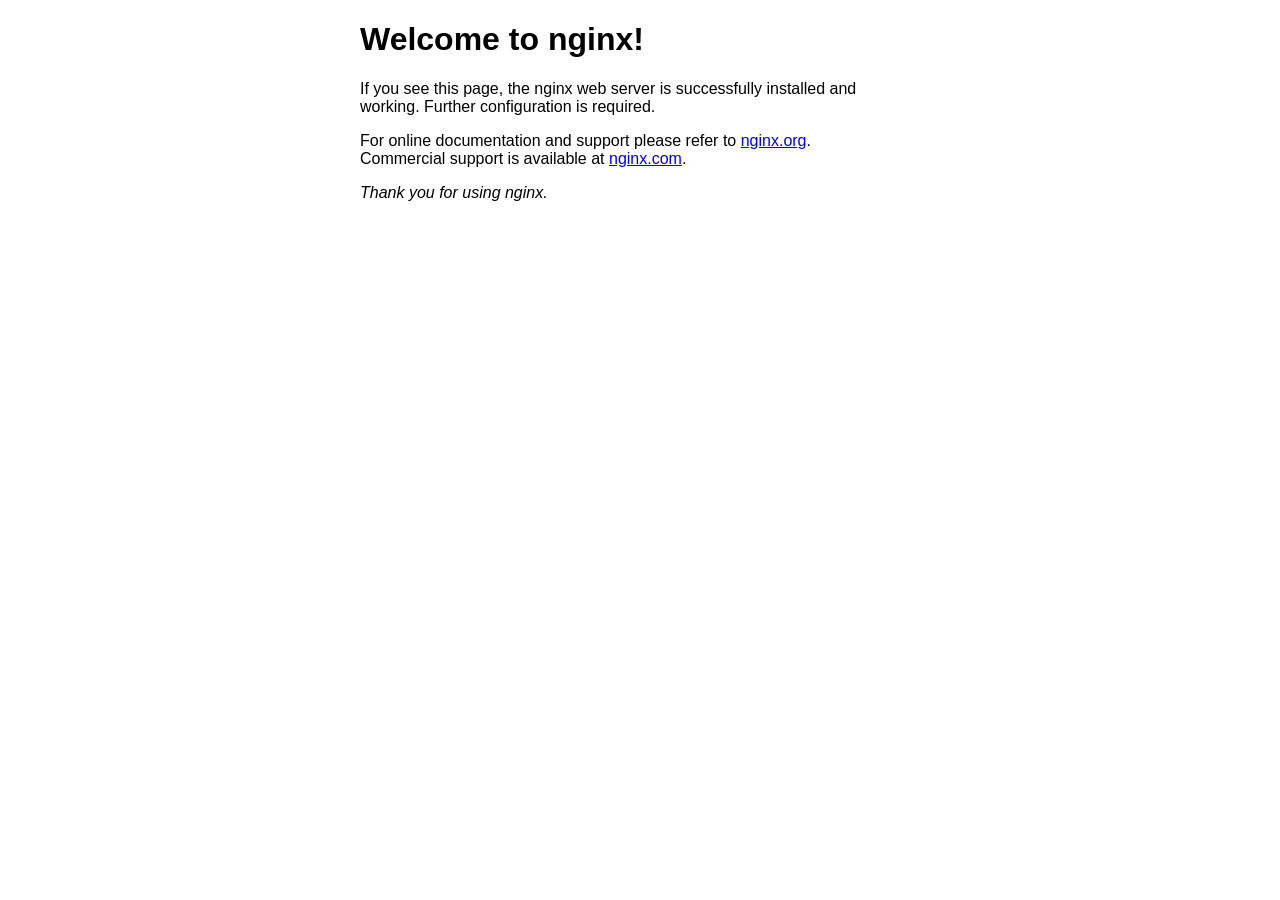
<file: frontend/index.nginx-debian.html>
<!DOCTYPE html>
<html>
<head>
<title>Welcome to nginx!</title>
<style>
    body {
        width: 35em;
        margin: 0 auto;
        font-family: Tahoma, Verdana, Arial, sans-serif;
    }
</style>
</head>
<body>
<h1>Welcome to nginx!</h1>
<p>If you see this page, the nginx web server is successfully installed and
working. Further configuration is required.</p>

<p>For online documentation and support please refer to
<a href="http://nginx.org/">nginx.org</a>.<br/>
Commercial support is available at
<a href="http://nginx.com/">nginx.com</a>.</p>

<p><em>Thank you for using nginx.</em></p>
</body>
</html>
</file>
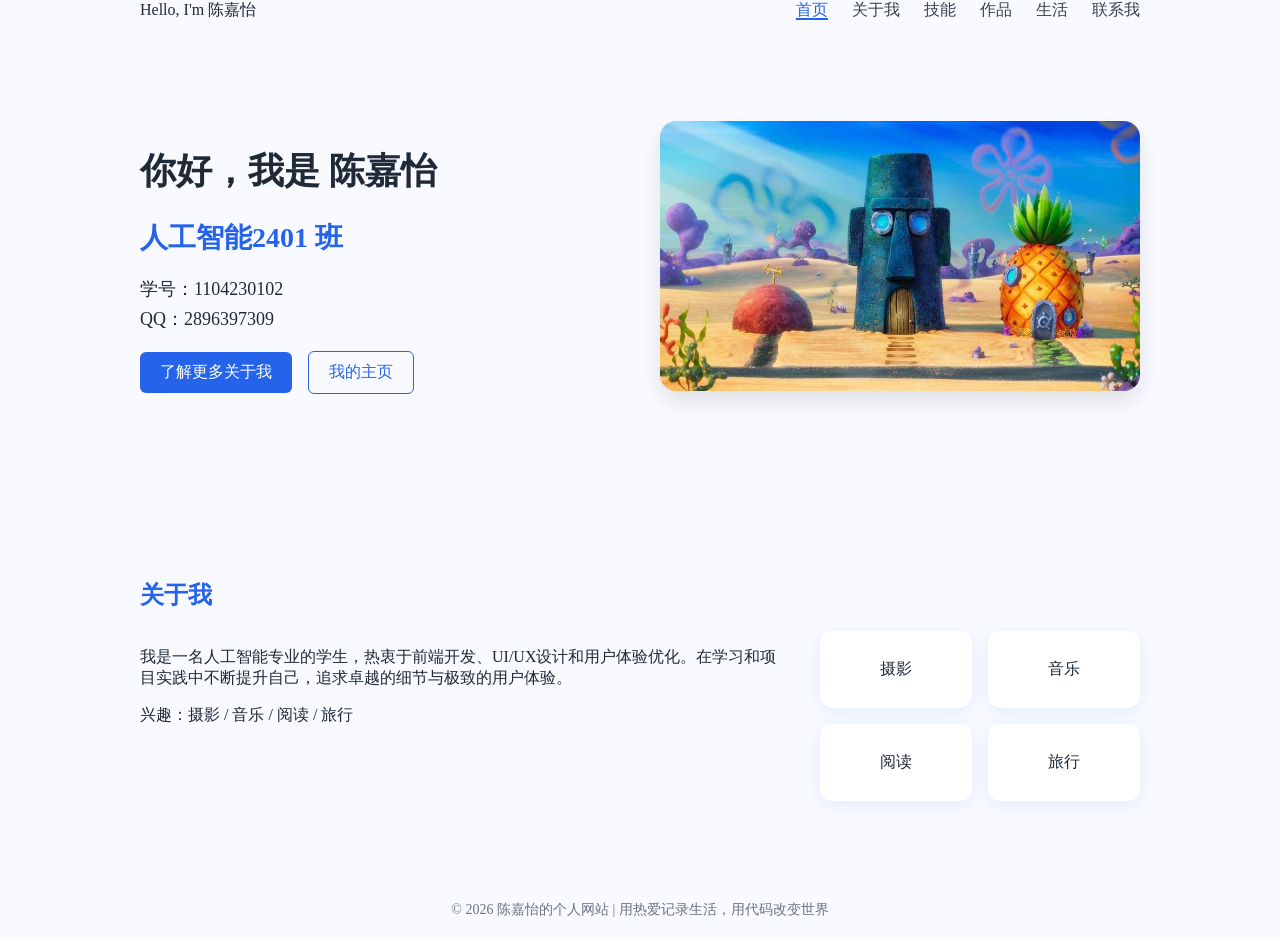
<file: frontend/index_backup.html>
<!DOCTYPE html>
<html lang="zh-CN">
<head>
  <meta charset="UTF-8">
  <title>陈嘉怡的个人网页</title>
<style>
/* ================== 全局样式 ================== */
body {
    margin: 0;
    font-family: "KaiTi", "楷体", "Times New Roman", serif;
    background-color: #f8faff;
    color: #1f2937;
}

a { text-decoration: none; color: inherit; }
.container { width: 90%; max-width: 1000px; margin: 0 auto; padding: 40px 0; }

/* ================== 头部 ================== */
.header {
    display: flex;
    justify-content: space-between;
    align-items: center;
    padding: 0 20px;
}
.header nav a {
    margin-left: 20px;
    color: #374151;
    font-weight: 500;
}
.header nav a.active { color: #2563eb; border-bottom: 2px solid #2563eb; }

/* ================== 个人信息卡 ================== */
.profile {
    display: flex;
    flex-wrap: wrap;
    align-items: center;
    margin-top: 60px;
    gap: 40px;
}
.profile-info { flex: 1; min-width: 280px; }
.profile-info h1 { font-size: 36px; margin-bottom: 10px; }
.profile-info h2 { font-size: 28px; color: #2563eb; margin-bottom: 20px; }
.profile-info p { font-size: 18px; margin: 6px 0; }
.profile-info .buttons { margin-top: 20px; }
.profile-info .buttons a {
    display: inline-block;
    padding: 10px 20px;
    margin-right: 12px;
    border-radius: 6px;
    font-weight: 500;
    transition: 0.3s;
}
.profile-info .buttons a.primary { background-color: #2563eb; color: white; }
.profile-info .buttons a.primary:hover { background-color: #1e40af; }
.profile-info .buttons a.secondary { border: 1px solid #2563eb; color: #2563eb; }
.profile-info .buttons a.secondary:hover { background-color: #2563eb; color: white; }

/* 头像 */
.profile-img {
    flex: 1;
    min-width: 280px;
}
.profile-img img {
    width: 100%;
    border-radius: 16px;
    box-shadow: 0 10px 20px rgba(0,0,0,0.1);
}

/* ================== 关于我 & 兴趣 ================== */
.section { margin-top: 80px; }
.section h3 { font-size: 24px; color: #2563eb; margin-bottom: 20px; }
.section-content { display: flex; flex-wrap: wrap; gap: 40px; }

/* 关于我文字 */
.about-text { flex: 2; min-width: 280px; }

/* 兴趣图标 */
.interests { flex: 1; display: flex; flex-wrap: wrap; gap: 16px; }
.interests div {
    flex: 1 0 40%;
    text-align: center;
    background-color: white;
    padding: 12px;
    border-radius: 12px;
    box-shadow: 0 4px 15px rgba(37,99,235,0.1);
}

/* ================== Footer ================== */
footer {
    text-align: center;
    color: #6b7280;
    margin: 60px 0 20px;
    font-size: 14px;
}
</style>
</head>
<body>

<!-- 头部导航 -->
<div class="header container">
    <div class="logo">Hello, I'm 陈嘉怡</div>
    <nav>
        <a href="#" class="active">首页</a>
        <a href="#">关于我</a>
        <a href="#">技能</a>
        <a href="#">作品</a>
        <a href="#">生活</a>
        <a href="#">联系我</a>
    </nav>
</div>

<!-- 个人信息 -->
<div class="container profile">
    <div class="profile-info">
        <h1>你好，我是 陈嘉怡</h1>
        <h2>人工智能2401 班</h2>
        <p>学号：1104230102</p>
        <p>QQ：2896397309</p>
        <div class="buttons">
            <a href="#about" class="primary">了解更多关于我</a>
            <a href="#" class="secondary">我的主页</a>
        </div>
    </div>
    <div class="profile-img">
        <img src="image.jpg" alt="头像">
    </div>
</div>

<!-- 关于我 & 兴趣 -->
<div class="container section" id="about">
    <h3>关于我</h3>
    <div class="section-content">
        <div class="about-text">
            <p>我是一名人工智能专业的学生，热衷于前端开发、UI/UX设计和用户体验优化。在学习和项目实践中不断提升自己，追求卓越的细节与极致的用户体验。</p>
            <p>兴趣：摄影 / 音乐 / 阅读 / 旅行</p>
        </div>
        <div class="interests">
            <div><p>摄影</p></div>
            <div><p>音乐</p></div>
            <div><p>阅读</p></div>
            <div><p>旅行</p></div>
        </div>
    </div>
</div>

<footer>
    © 2026 陈嘉怡的个人网站 | 用热爱记录生活，用代码改变世界
</footer>

</body>
</html>
</file>
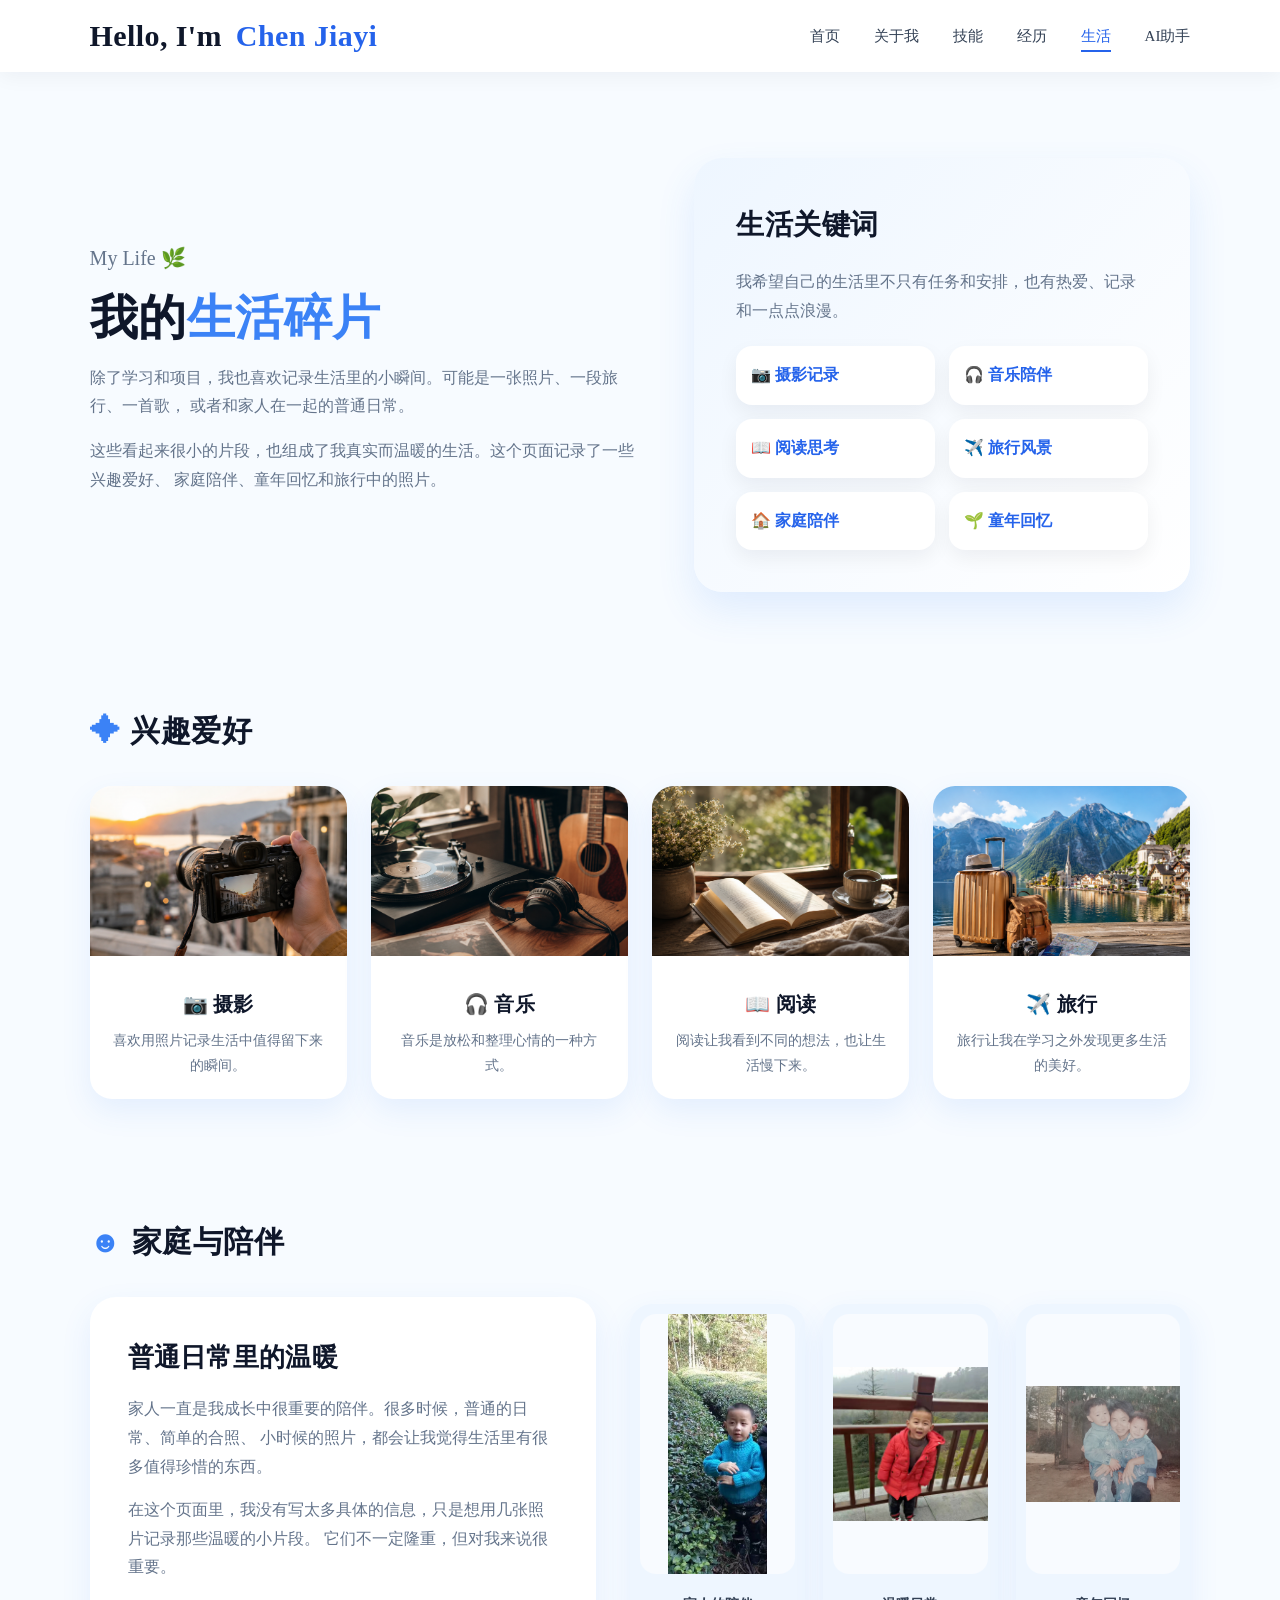
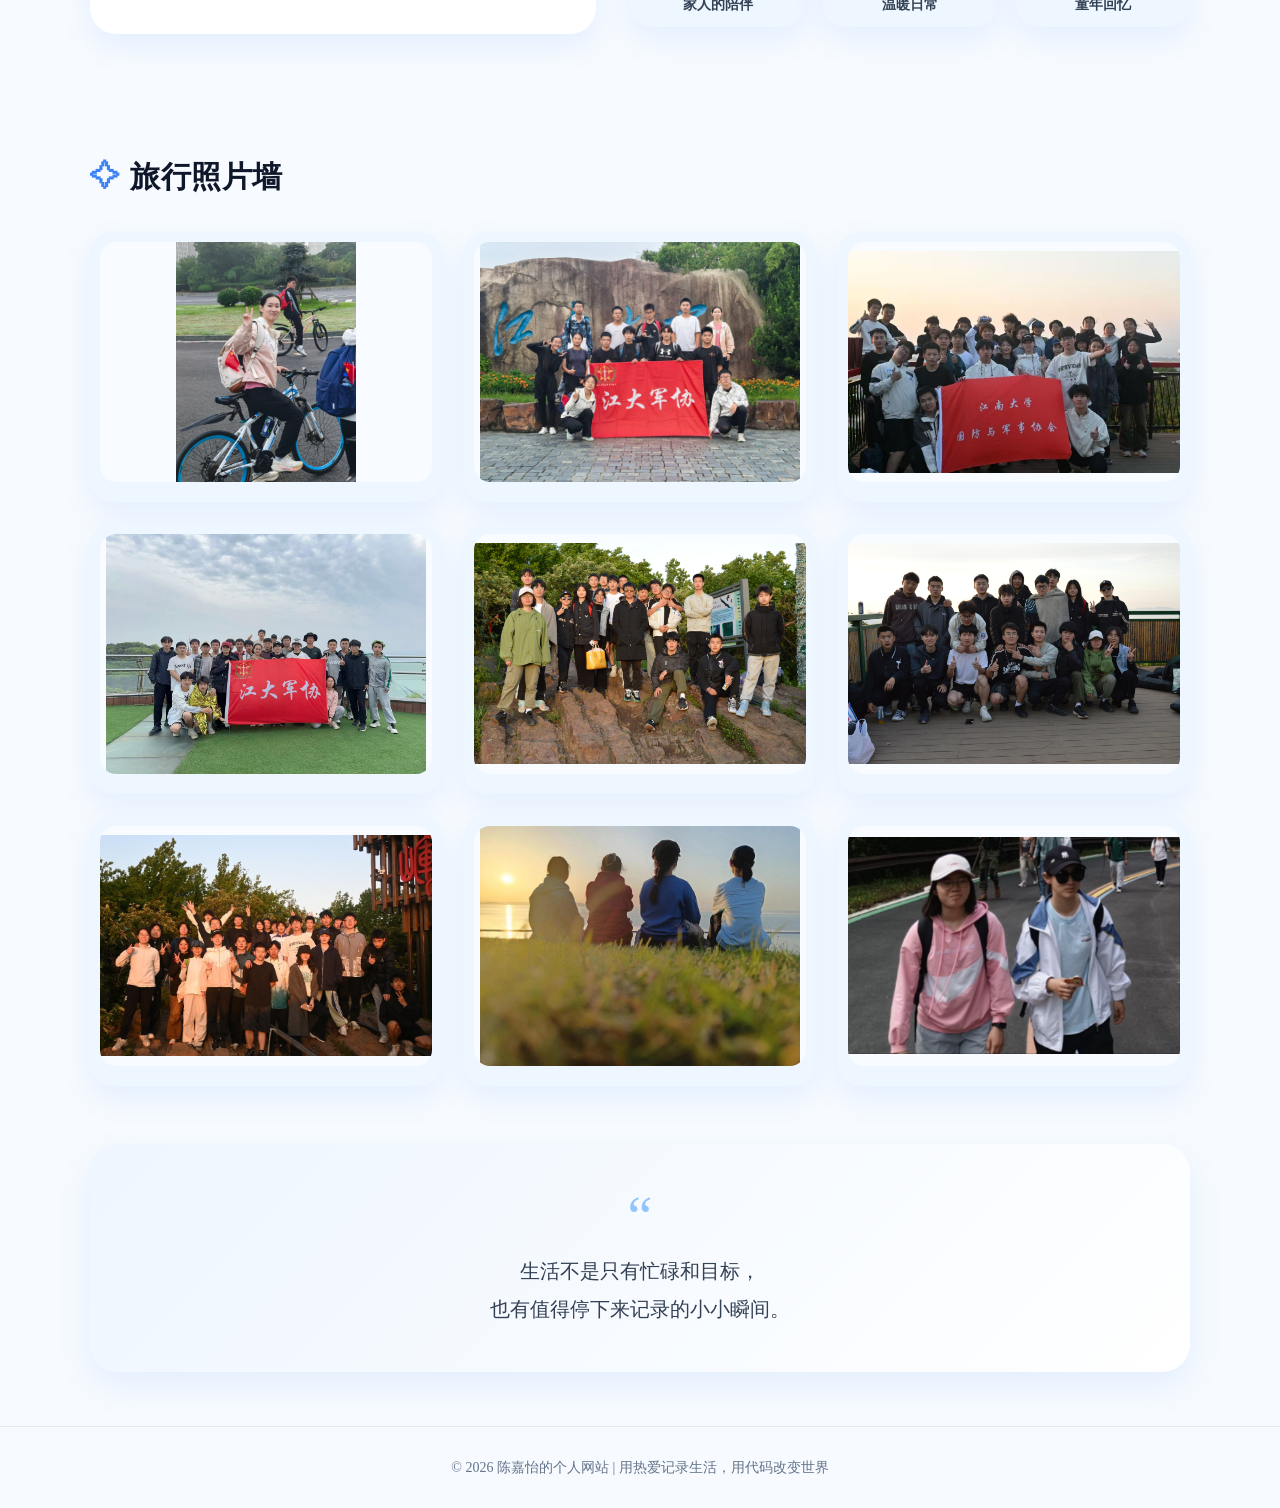
<file: frontend/life.html>
<!DOCTYPE html>
<html lang="zh-CN">
<head>
  <meta charset="UTF-8" />
  <meta name="viewport" content="width=device-width, initial-scale=1.0" />
  <title>生活 - 陈嘉怡的个人主页</title>

  <style>
    * {
      margin: 0;
      padding: 0;
      box-sizing: border-box;
      scroll-behavior: smooth;
    }

    body {
      font-family: "Microsoft YaHei", "PingFang SC", Arial, sans-serif;
      background: #f7fbff;
      color: #0f172a;
      line-height: 1.8;
    }

    a {
      text-decoration: none;
      color: inherit;
    }

    .container {
      width: 86%;
      max-width: 1180px;
      margin: 0 auto;
    }

    header {
      height: 72px;
      background: rgba(255, 255, 255, 0.92);
      backdrop-filter: blur(12px);
      box-shadow: 0 4px 20px rgba(15, 23, 42, 0.05);
      position: sticky;
      top: 0;
      z-index: 100;
    }

    .nav {
      height: 72px;
      display: flex;
      justify-content: space-between;
      align-items: center;
    }

    .logo {
      font-size: 30px;
      font-weight: 600;
      color: #0f172a;
      font-family: "Segoe Script", "Brush Script MT", "Lucida Handwriting", "Comic Sans MS", cursive;
      letter-spacing: 0.4px;
      white-space: nowrap;
    }

    .logo span {
      color: #2563eb;
      margin-left: 6px;
      font-weight: 700;
    }

    .nav-links a {
      margin-left: 30px;
      font-size: 15px;
      color: #334155;
      font-weight: 500;
      padding-bottom: 6px;
      transition: 0.3s;
    }

    .nav-links a:hover,
    .nav-links a.active {
      color: #2563eb;
      border-bottom: 2px solid #2563eb;
    }

    .page-hero {
      padding: 86px 0 54px;
      display: grid;
      grid-template-columns: 1.05fr 0.95fr;
      gap: 56px;
      align-items: center;
    }

    .page-text .hello {
      color: #64748b;
      font-size: 20px;
      margin-bottom: 12px;
    }

    .page-text h1 {
      font-size: 48px;
      line-height: 1.25;
      margin-bottom: 16px;
    }

    .page-text h1 span {
      color: #3b82f6;
    }

    .page-text p {
      color: #64748b;
      font-size: 16px;
      margin-bottom: 16px;
    }

    .life-card {
      background: linear-gradient(135deg, #eef6ff, #ffffff);
      border-radius: 28px;
      padding: 42px;
      box-shadow: 0 18px 38px rgba(59, 130, 246, 0.12);
    }

    .life-card h2 {
      font-size: 28px;
      margin-bottom: 18px;
    }

    .life-card p {
      color: #64748b;
      margin-bottom: 18px;
    }

    .keyword-grid {
      display: grid;
      grid-template-columns: repeat(2, 1fr);
      gap: 14px;
      margin-top: 20px;
    }

    .keyword {
      background: white;
      border-radius: 16px;
      padding: 15px;
      color: #2563eb;
      font-weight: 600;
      box-shadow: 0 8px 20px rgba(15, 23, 42, 0.06);
    }

    section {
      padding: 58px 0;
    }

    .section-title {
      font-size: 30px;
      margin-bottom: 28px;
      color: #0f172a;
      display: flex;
      align-items: center;
      gap: 10px;
    }

    .section-title span {
      color: #3b82f6;
    }

    .hobby-grid {
      display: grid;
      grid-template-columns: repeat(4, 1fr);
      gap: 24px;
    }

    .hobby-card {
      background: white;
      border-radius: 22px;
      overflow: hidden;
      box-shadow: 0 12px 30px rgba(59, 130, 246, 0.1);
      transition: 0.3s;
    }

    .hobby-card:hover {
      transform: translateY(-6px);
    }

    .hobby-card img {
      width: 100%;
      height: 170px;
      object-fit: cover;
    }

    .hobby-content {
      padding: 20px;
      text-align: center;
    }

    .hobby-content h3 {
      font-size: 20px;
      margin-bottom: 6px;
    }

    .hobby-content p {
      color: #64748b;
      font-size: 14px;
    }

    .family-section {
      display: grid;
      grid-template-columns: 0.95fr 1.05fr;
      gap: 34px;
      align-items: center;
    }

    .family-text {
      background: white;
      border-radius: 26px;
      padding: 38px;
      box-shadow: 0 12px 30px rgba(59, 130, 246, 0.1);
    }

    .family-text h3 {
      font-size: 26px;
      margin-bottom: 14px;
      color: #0f172a;
    }

    .family-text p {
      color: #64748b;
      font-size: 16px;
      margin-bottom: 14px;
    }

    .family-photos {
      display: grid;
      grid-template-columns: repeat(3, 1fr);
      gap: 18px;
    }

    .family-photo {
      background: #eef6ff;
      border-radius: 22px;
      padding: 10px;
      box-shadow: 0 12px 30px rgba(59, 130, 246, 0.1);
      transition: 0.3s;
    }

    .family-photo:hover {
      transform: translateY(-6px);
    }

    .family-photo img {
      width: 100%;
      height: 260px;
      object-fit: contain;
      border-radius: 16px;
      background: #f8fbff;
    }

    .family-photo p {
      text-align: center;
      color: #334155;
      font-weight: 600;
      margin-top: 8px;
      font-size: 14px;
    }

    .gallery-grid {
      display: grid;
      grid-template-columns: repeat(3, 1fr);
      gap: 22px;
    }

    .gallery-item {
      background: #eef6ff;
      border-radius: 22px;
      padding: 10px;
      box-shadow: 0 12px 30px rgba(59, 130, 246, 0.1);
      transition: 0.3s;
    }

    .gallery-item:hover {
      transform: translateY(-6px) scale(1.01);
    }

    .gallery-item img {
      width: 100%;
      height: 240px;
      object-fit: contain;
      background: #f8fbff;
      border-radius: 16px;
    }

    .summary-box {
      background: linear-gradient(135deg, #eef6ff, #ffffff);
      border-radius: 28px;
      padding: 44px;
      text-align: center;
      box-shadow: 0 14px 34px rgba(59, 130, 246, 0.1);
      margin-bottom: 54px;
    }

    .summary-box .quote {
      font-size: 56px;
      color: #93c5fd;
      line-height: 1;
    }

    .summary-box p {
      color: #334155;
      font-size: 20px;
      line-height: 1.9;
      margin-top: 8px;
    }

    footer {
      text-align: center;
      padding: 28px 0;
      color: #64748b;
      border-top: 1px solid #e2e8f0;
      font-size: 14px;
    }

    @media (max-width: 1000px) {
      .page-hero,
      .family-section {
        grid-template-columns: 1fr;
      }

      .hobby-grid {
        grid-template-columns: repeat(2, 1fr);
      }

      .gallery-grid {
        grid-template-columns: repeat(2, 1fr);
      }

      .nav-links {
        display: none;
      }

      .page-text h1 {
        font-size: 38px;
      }
    }

    @media (max-width: 560px) {
      .hobby-grid,
      .family-photos,
      .gallery-grid,
      .keyword-grid {
        grid-template-columns: 1fr;
      }

      .logo {
        font-size: 24px;
      }

      .page-text h1 {
        font-size: 32px;
      }

      .family-photo img,
      .gallery-item img {
        height: 220px;
      }
    }

    /* 恢复原版 Logo 字体 */
    .logo {
      font-size: 30px !important;
      font-weight: 600 !important;
      color: #0f172a !important;
      font-family: "Segoe Script", "Brush Script MT", "Lucida Handwriting", "Comic Sans MS", cursive !important;
      letter-spacing: 0.4px !important;
      white-space: nowrap !important;
    }

    .logo span {
      color: #2563eb !important;
      margin-left: 6px !important;
      font-family: "Segoe Script", "Brush Script MT", "Lucida Handwriting", "Comic Sans MS", cursive !important;
      font-weight: 700 !important;
    }

  
    /* 页面字体统一优化：标题宋体，正文楷体，英文 Times New Roman */
    body {
      font-family: "Times New Roman", "KaiTi", "楷体", "STKaiti", "Microsoft YaHei", serif;
    }

    /* 保留原版 Logo 字体，不再覆盖 */
    .logo,
    .logo span {
      font-family: "Segoe Script", "Brush Script MT", "Lucida Handwriting", "Comic Sans MS", cursive !important;
    }

    /* 大标题：宋体 */
    h1,
    h2,
    .section-title,
    .hero-title,
    .page-title,
    .main-title,
    .hero h1,
    .hero-text h1,
    section > h2 {
      font-family: "Times New Roman", "SimSun", "宋体", serif !important;
      font-weight: 900;
      letter-spacing: 0.5px;
    }

    /* 小标题：宋体，稍微轻一点 */
    h3,
    h4,
    .card h3,
    .skill-card h3,
    .experience-card h3,
    .timeline-title,
    .item-title {
      font-family: "Times New Roman", "SimSun", "宋体", serif !important;
      font-weight: 800;
      letter-spacing: 0.3px;
    }

    /* 正文内容：楷体 */
    p,
    li,
    .desc,
    .text,
    .about-text,
    .card p,
    .skill-card p,
    .experience-card p,
    .timeline p,
    .timeline-item p,
    .message,
    .message.bot,
    .message.user,
    .guest-content,
    .owner-reply,
    .intro,
    .subtitle {
      font-family: "Times New Roman", "KaiTi", "楷体", "STKaiti", serif !important;
      font-weight: 400;
    }

    /* 导航、按钮、输入框：保持清爽一点 */
    .nav a,
    button,
    .btn,
    input,
    textarea {
      font-family: "Times New Roman", "Microsoft YaHei", "PingFang SC", sans-serif !important;
    }

  </style>
</head>

<body>

  <header>
    <div class="container nav">
      <div class="logo">Hello, I'm <span>Chen Jiayi</span></div>

      <nav class="nav-links">
        <a href="index.html">首页</a>
        <a href="about.html">关于我</a>
        <a href="skills.html">技能</a>
        <a href="experience.html">经历</a>
        <a href="life.html" class="active">生活</a>
        <a href="ai.html">AI助手</a>
      </nav>
    </div>
  </header>

  <main class="container page-hero">
    <div class="page-text">
      <div class="hello">My Life 🌿</div>
      <h1>我的<span>生活碎片</span></h1>

      <p>
        除了学习和项目，我也喜欢记录生活里的小瞬间。可能是一张照片、一段旅行、一首歌，
        或者和家人在一起的普通日常。
      </p>

      <p>
        这些看起来很小的片段，也组成了我真实而温暖的生活。这个页面记录了一些兴趣爱好、
        家庭陪伴、童年回忆和旅行中的照片。
      </p>
    </div>

    <div class="life-card">
      <h2>生活关键词</h2>
      <p>我希望自己的生活里不只有任务和安排，也有热爱、记录和一点点浪漫。</p>

      <div class="keyword-grid">
        <div class="keyword">📷 摄影记录</div>
        <div class="keyword">🎧 音乐陪伴</div>
        <div class="keyword">📖 阅读思考</div>
        <div class="keyword">✈️ 旅行风景</div>
        <div class="keyword">🏠 家庭陪伴</div>
        <div class="keyword">🌱 童年回忆</div>
      </div>
    </div>
  </main>

  <section class="container">
    <h2 class="section-title"><span>✦</span> 兴趣爱好</h2>

    <div class="hobby-grid">
      <div class="hobby-card">
        <img src="images/photo.jpg" alt="摄影">
        <div class="hobby-content">
          <h3>📷 摄影</h3>
          <p>喜欢用照片记录生活中值得留下来的瞬间。</p>
        </div>
      </div>

      <div class="hobby-card">
        <img src="images/music.jpg" alt="音乐">
        <div class="hobby-content">
          <h3>🎧 音乐</h3>
          <p>音乐是放松和整理心情的一种方式。</p>
        </div>
      </div>

      <div class="hobby-card">
        <img src="images/read.jpg" alt="阅读">
        <div class="hobby-content">
          <h3>📖 阅读</h3>
          <p>阅读让我看到不同的想法，也让生活慢下来。</p>
        </div>
      </div>

      <div class="hobby-card">
        <img src="images/travel.jpg" alt="旅行">
        <div class="hobby-content">
          <h3>✈️ 旅行</h3>
          <p>旅行让我在学习之外发现更多生活的美好。</p>
        </div>
      </div>
    </div>
  </section>

  <section class="container">
    <h2 class="section-title"><span>☻</span> 家庭与陪伴</h2>

    <div class="family-section">
      <div class="family-text">
        <h3>普通日常里的温暖</h3>
        <p>
          家人一直是我成长中很重要的陪伴。很多时候，普通的日常、简单的合照、
          小时候的照片，都会让我觉得生活里有很多值得珍惜的东西。
        </p>

        <p>
          在这个页面里，我没有写太多具体的信息，只是想用几张照片记录那些温暖的小片段。
          它们不一定隆重，但对我来说很重要。
        </p>
      </div>

      <div class="family-photos">
        <div class="family-photo">
          <img src="images/brother1.jpg" alt="家人陪伴照片1">
          <p>家人的陪伴</p>
        </div>

        <div class="family-photo">
          <img src="images/brother2.jpg" alt="家人陪伴照片2">
          <p>温暖日常</p>
        </div>

        <div class="family-photo">
          <img src="images/childhood1.jpg" alt="童年照片">
          <p>童年回忆</p>
        </div>
      </div>
    </div>
  </section>

  <section class="container">
    <h2 class="section-title"><span>✧</span> 旅行照片墙</h2>

    <div class="gallery-grid">
      <div class="gallery-item"><img src="images/travel1.jpg" alt="旅行照片1"></div>
      <div class="gallery-item"><img src="images/travel2.jpg" alt="旅行照片2"></div>
      <div class="gallery-item"><img src="images/travel3.jpg" alt="旅行照片3"></div>
      <div class="gallery-item"><img src="images/travel4.jpg" alt="旅行照片4"></div>
      <div class="gallery-item"><img src="images/travel5.jpg" alt="旅行照片5"></div>
      <div class="gallery-item"><img src="images/travel6.jpg" alt="旅行照片6"></div>
      <div class="gallery-item"><img src="images/travel7.jpg" alt="旅行照片7"></div>
      <div class="gallery-item"><img src="images/travel8.jpg" alt="旅行照片8"></div>
      <div class="gallery-item"><img src="images/travel9.jpg" alt="旅行照片9"></div>
    </div>
  </section>

  <div class="container">
    <div class="summary-box">
      <div class="quote">“</div>
      <p>
        生活不是只有忙碌和目标，<br>
        也有值得停下来记录的小小瞬间。
      </p>
    </div>
  </div>

  <footer>
    © 2026 陈嘉怡的个人网站 | 用热爱记录生活，用代码改变世界
  </footer>

</body>
</html>
</file>
